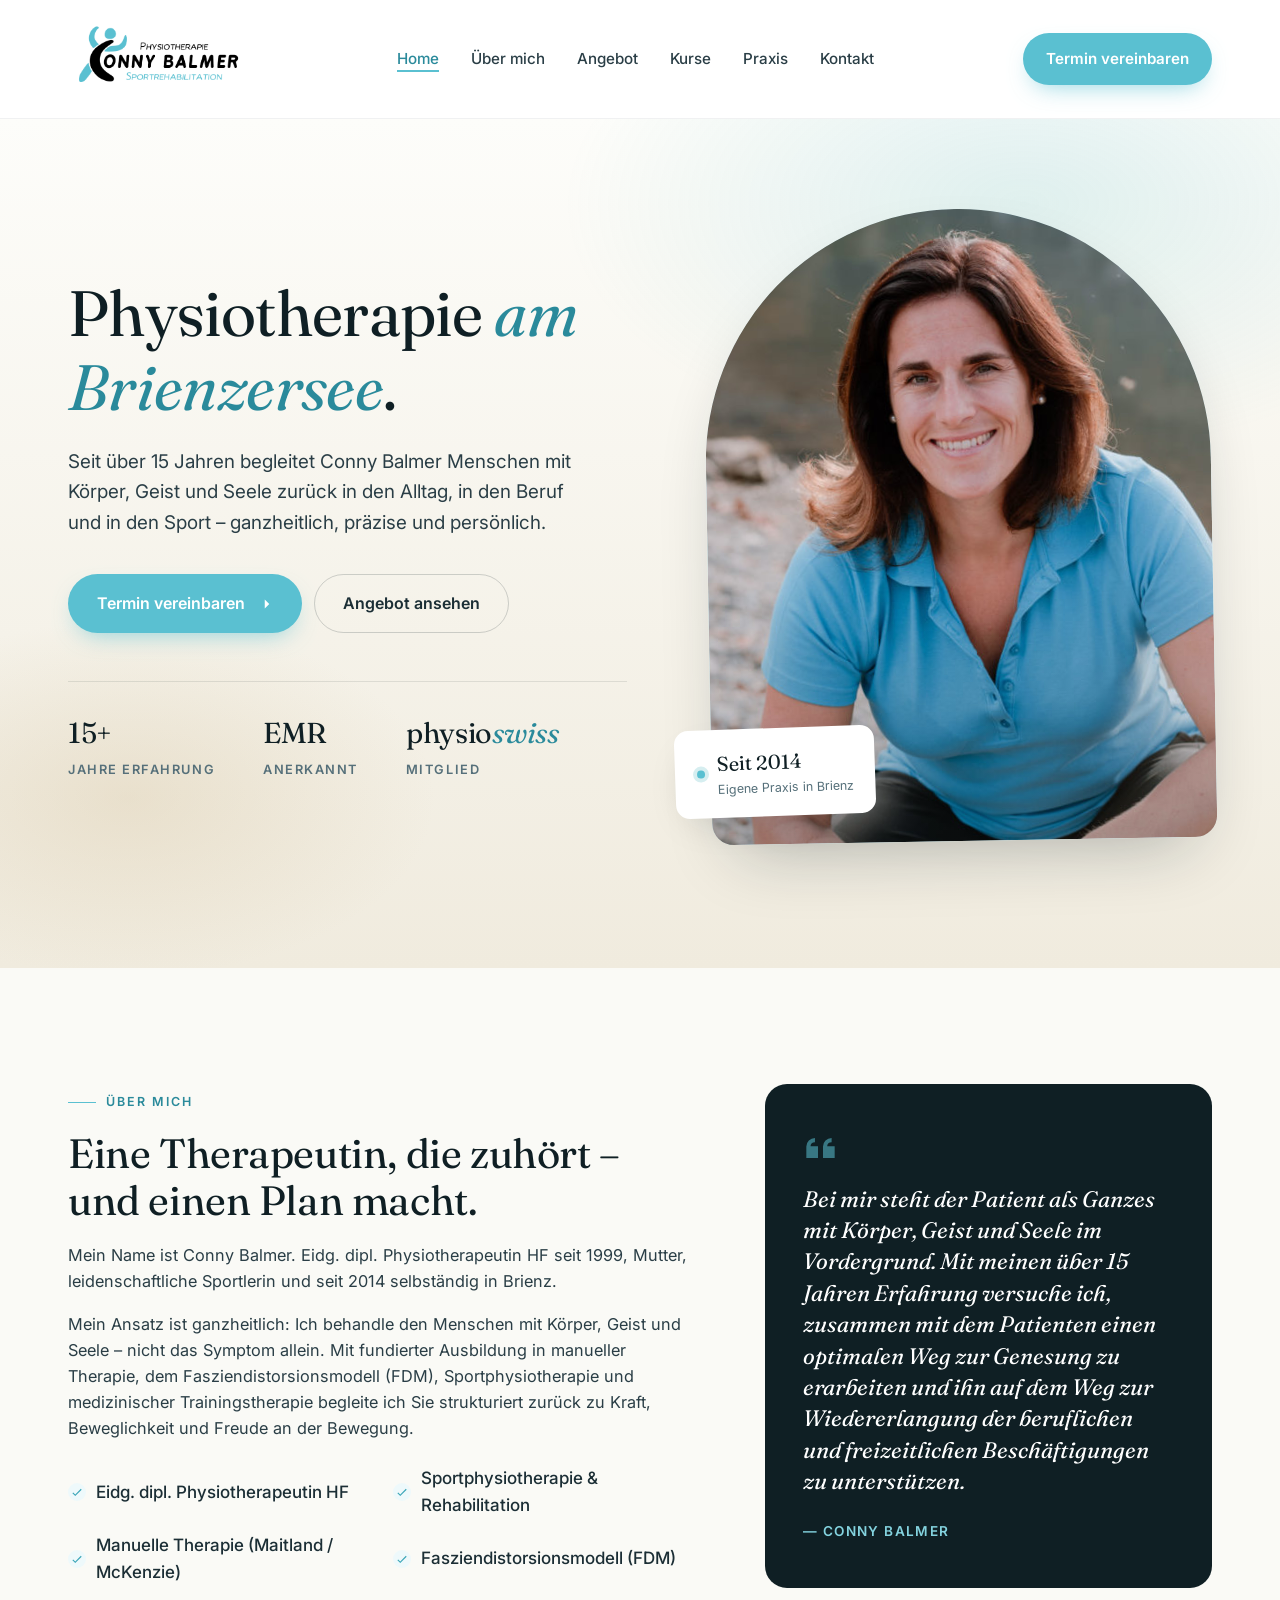
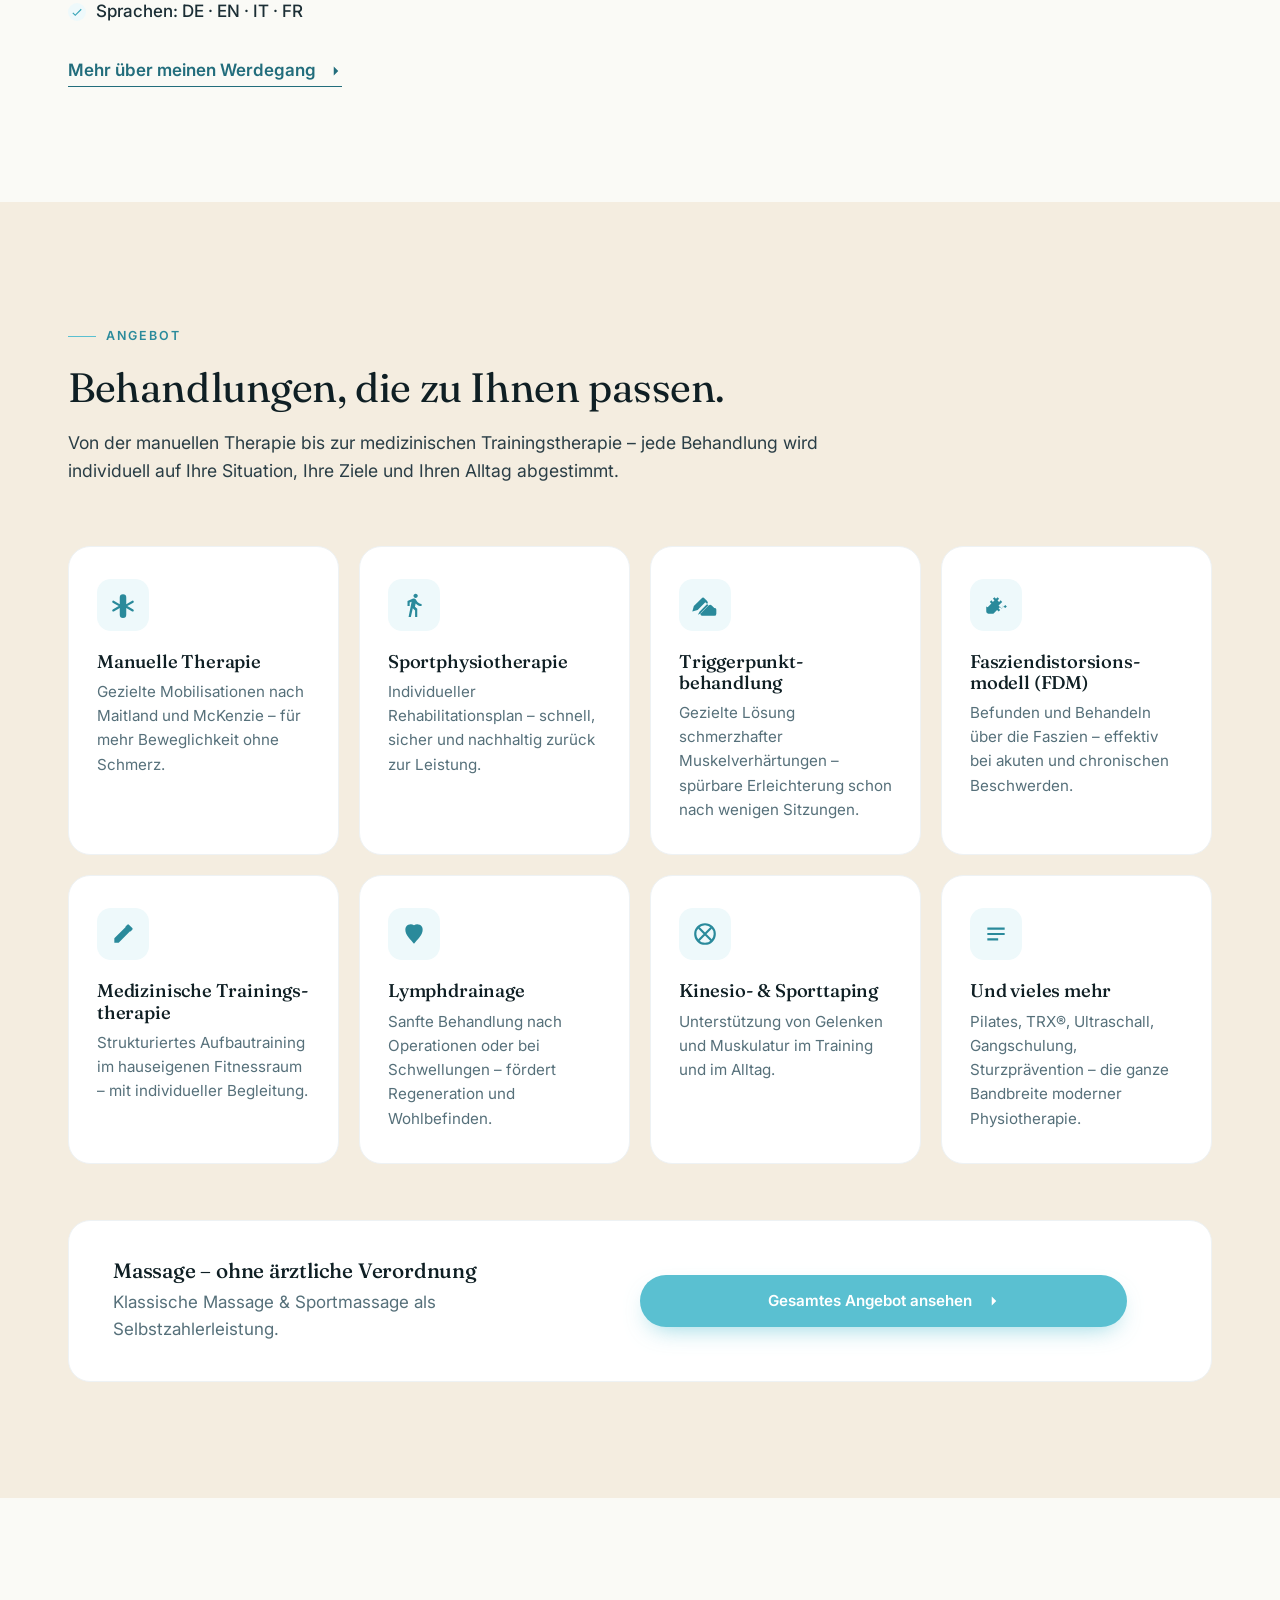
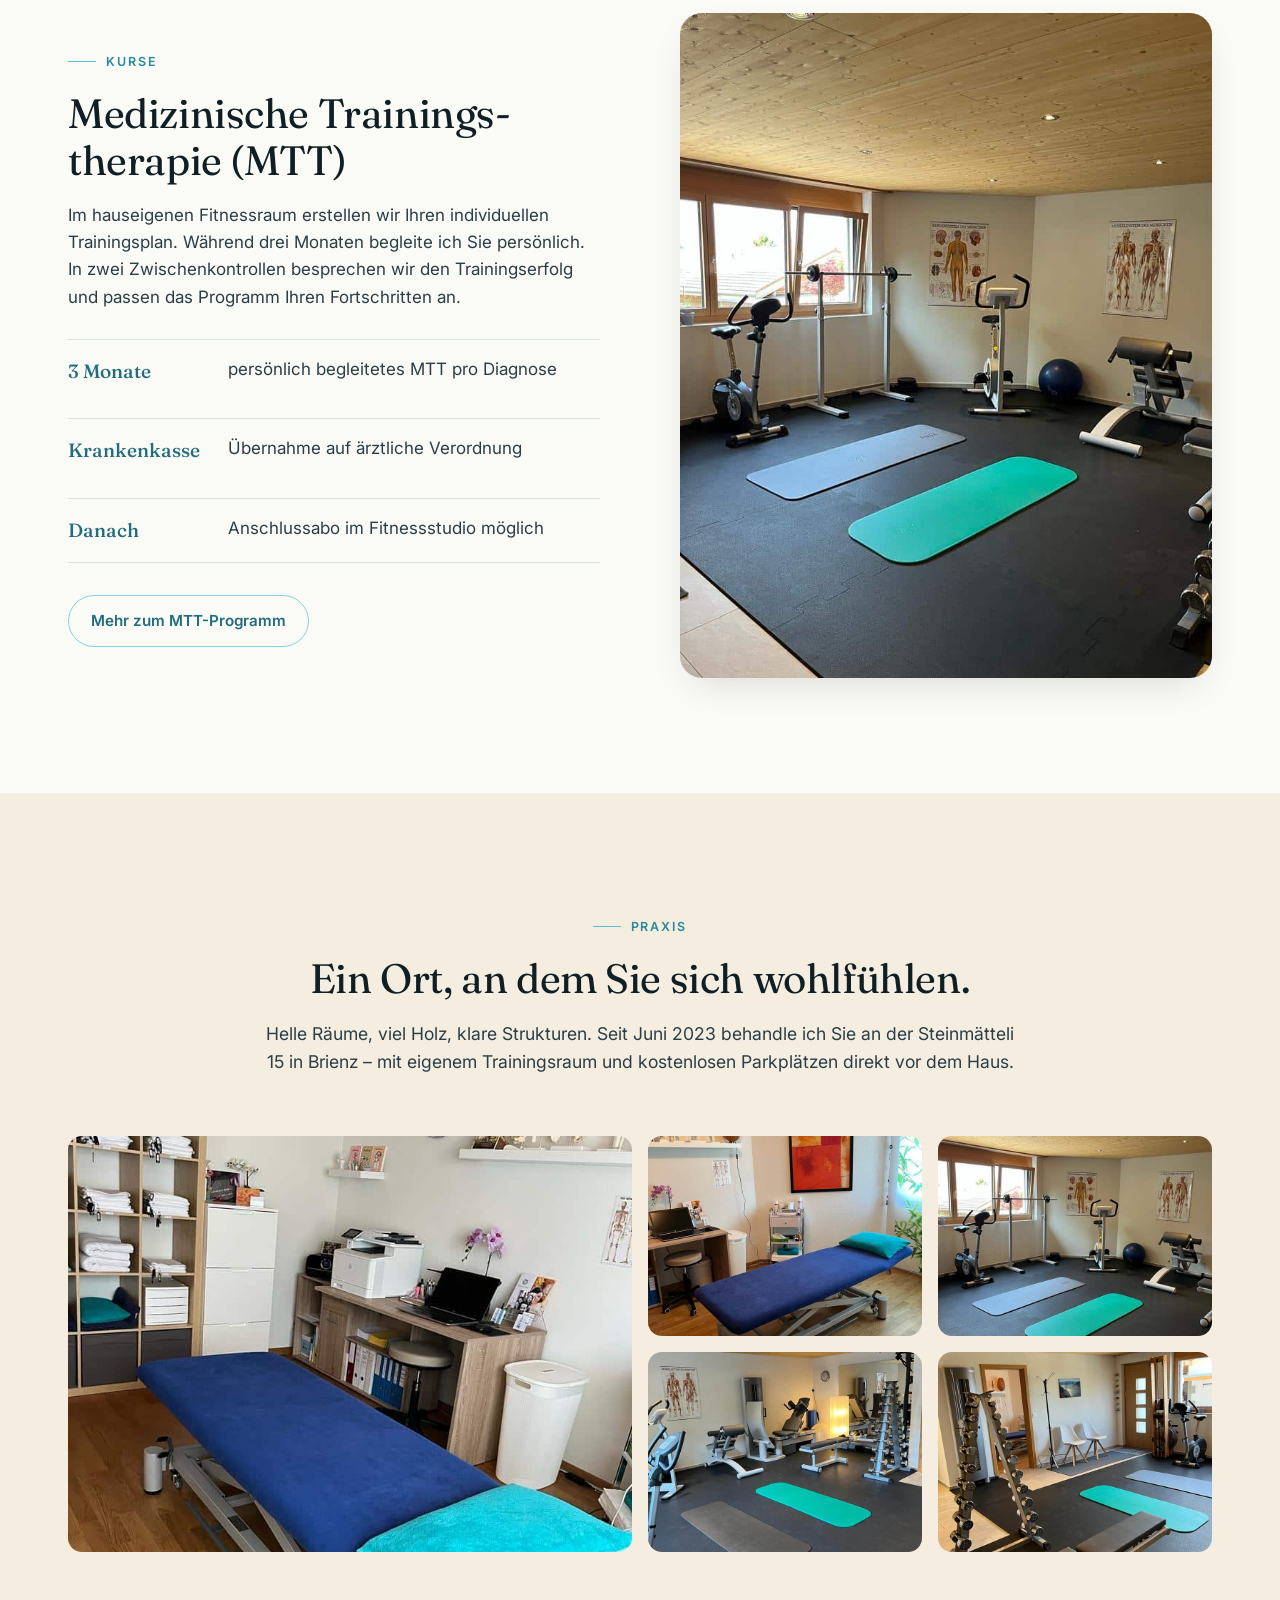
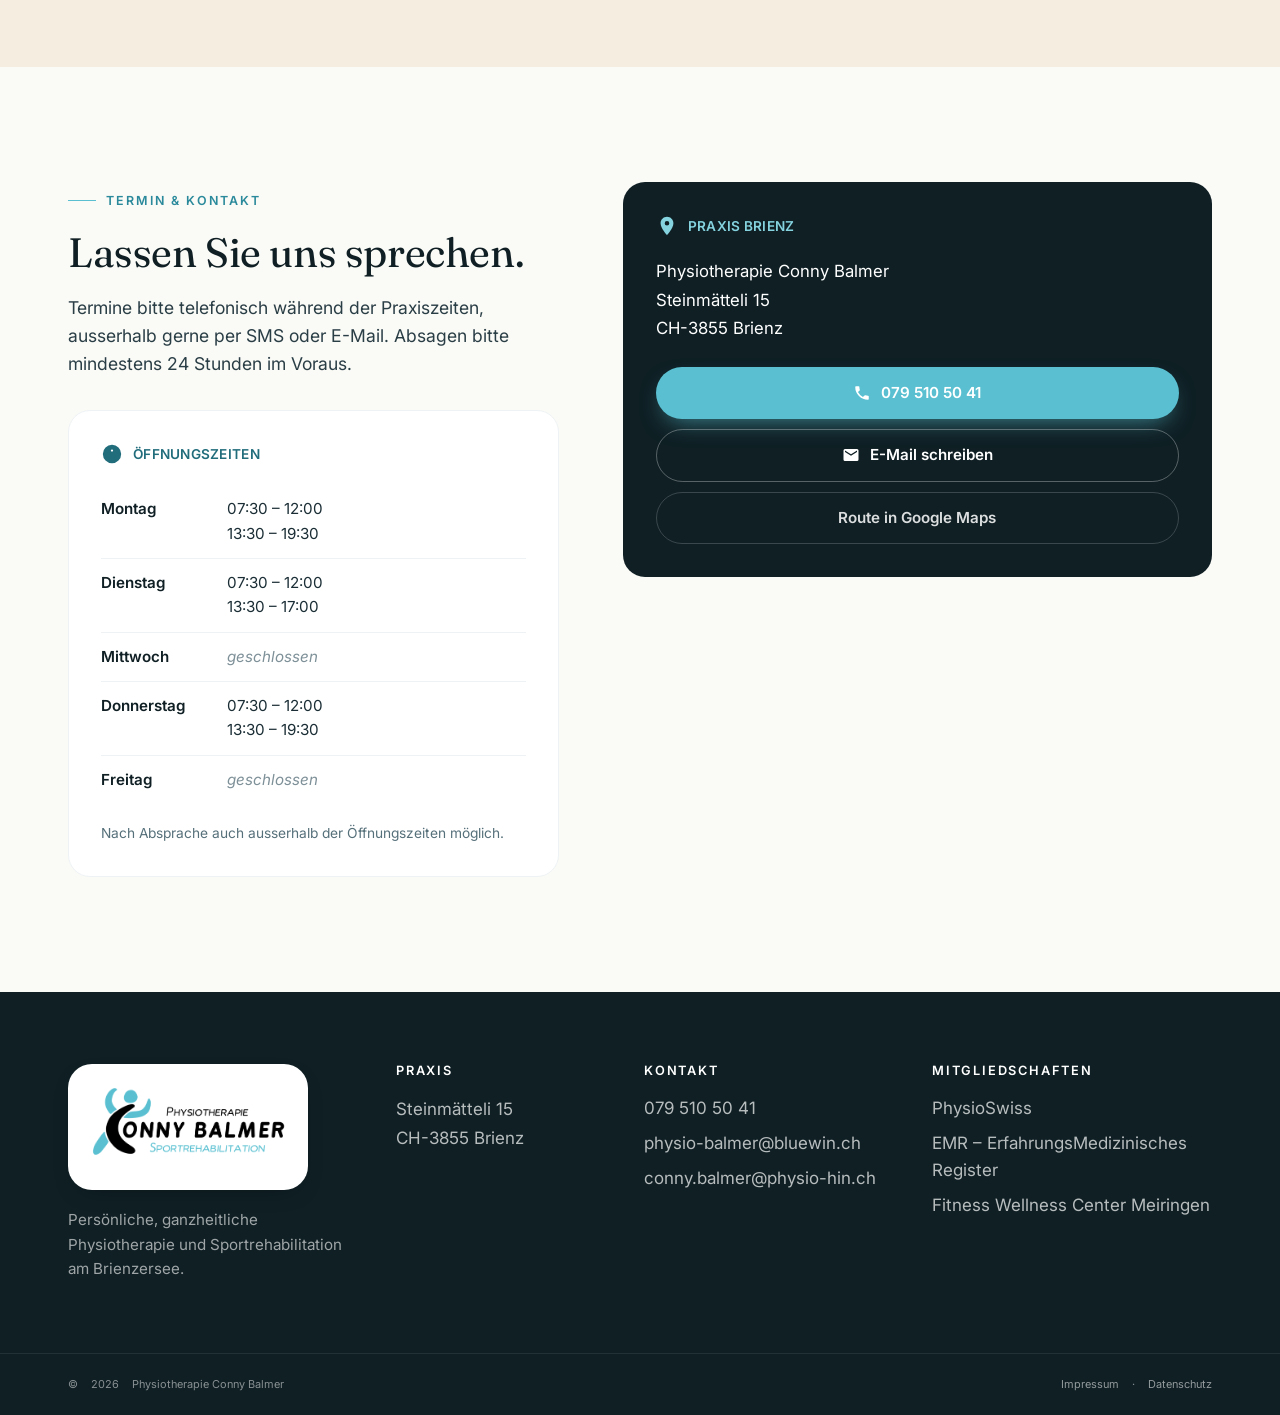
<file: index.html>
<!doctype html>
<html lang="de">
  <head>
    <meta charset="utf-8" />
    <meta name="viewport" content="width=device-width, initial-scale=1" />
    <title>Physiotherapie Conny Balmer – Brienz | Bewegung, Rehabilitation & Sportphysio</title>
    <meta
      name="description"
      content="Physiotherapie Conny Balmer in Brienz am See – persönliche, ganzheitliche Behandlung. Sportrehabilitation, Manuelle Therapie, Triggerpunkt, MTT und mehr."
    />
    <link rel="icon" type="image/png" href="assets/images/logo.png" />
    <link rel="preconnect" href="https://fonts.googleapis.com" />
    <link rel="preconnect" href="https://fonts.gstatic.com" crossorigin />
    <link
      href="https://fonts.googleapis.com/css2?family=Fraunces:opsz,wght@9..144,300;9..144,400;9..144,500;9..144,600;9..144,700&family=Inter:wght@300;400;500;600;700&display=swap"
      rel="stylesheet"
    />
    <link rel="stylesheet" href="assets/styles.css" />
  </head>
  <body>
    <a class="skip-link" href="#main">Zum Inhalt springen</a>

    <header class="site-header" id="top">
      <div class="container site-header__inner">
        <a class="brand" href="#top" aria-label="Physiotherapie Conny Balmer – Startseite">
          <img src="assets/images/logo.png" alt="Physiotherapie Conny Balmer Logo" />
        </a>

        <nav class="nav" aria-label="Hauptnavigation">
          <ul class="nav__list">
            <li><a href="index.html" aria-current="page">Home</a></li>
            <li><a href="/uber-mich" data-page="Über mich">Über mich</a></li>
            <li><a href="angebot.html">Angebot</a></li>
            <li><a href="/kurse" data-page="Kurse">Kurse</a></li>
            <li><a href="/praxis" data-page="Praxis">Praxis</a></li>
            <li><a href="/kontakt" data-page="Kontakt">Kontakt</a></li>
          </ul>
        </nav>

        <a class="btn btn--primary nav__cta" href="/kontakt" data-page="Kontakt">
          Termin vereinbaren
        </a>

        <button class="nav__toggle" id="navToggle" aria-label="Menü öffnen" aria-expanded="false">
          <span></span><span></span><span></span>
        </button>
      </div>
      <div class="nav__mobile" id="navMobile" aria-hidden="true">
        <ul>
          <li><a href="index.html" aria-current="page">Home</a></li>
          <li><a href="/uber-mich" data-page="Über mich">Über mich</a></li>
          <li><a href="angebot.html">Angebot</a></li>
          <li><a href="/kurse" data-page="Kurse">Kurse</a></li>
          <li><a href="/praxis" data-page="Praxis">Praxis</a></li>
          <li><a href="/kontakt" data-page="Kontakt">Kontakt</a></li>
          <li><a class="btn btn--primary" href="/kontakt" data-page="Kontakt">Termin vereinbaren</a></li>
        </ul>
      </div>
    </header>

    <main id="main">
      <!-- HERO -->
      <section class="hero">
        <div class="hero__bg" aria-hidden="true"></div>
        <div class="container hero__grid">
          <div class="hero__content">
            <!-- <span class="eyebrow">Physiotherapie am Brienzersee</span> -->
            <h1 class="hero__title">
              Physiotherapie <em>am Brienzersee</em>.
            </h1>
            <p class="hero__lead">
              Seit über 15 Jahren begleitet Conny Balmer Menschen mit Körper, Geist und Seele
              zurück in den Alltag, in den Beruf und in den Sport – ganzheitlich, präzise
              und persönlich.
            </p>
            <div class="hero__actions">
              <a class="btn btn--primary btn--lg" href="#contact" data-scroll>
                Termin vereinbaren
                <svg viewBox="0 0 24 24" width="18" height="18" aria-hidden="true"><path fill="currentColor" d="M5 12h14m-6-6l6 6l-6 6"/></svg>
              </a>
              <a class="btn btn--ghost btn--lg" href="#services" data-scroll>
                Angebot ansehen
              </a>
            </div>

            <ul class="hero__meta">
              <li>
                <strong>15+</strong>
                <span>Jahre Erfahrung</span>
              </li>
              <li>
                <strong>EMR</strong>
                <span>Anerkannt</span>
              </li>
              <li>
                <strong>physio<i>swiss</i></strong>
                <span>Mitglied</span>
              </li>
            </ul>
          </div>

          <div class="hero__media">
            <div class="hero__photo">
              <img src="assets/images/conny-portrait.jpg" alt="Conny Balmer, eidg. dipl. Physiotherapeutin HF, am Brienzersee" />
            </div>
            <div class="hero__badge" aria-hidden="true">
              <div>
                <span class="hero__badge-num">Seit 2014</span>
                <span class="hero__badge-text">Eigene Praxis in Brienz</span>
              </div>
            </div>
          </div>
        </div>

        <a href="#about" class="hero__scroll" data-scroll aria-label="Weiter scrollen">
          <span></span>
        </a>
      </section>

      <!-- ABOUT -->
      <section class="about section" id="about">
        <div class="container about__grid">
          <div class="about__copy">
            <span class="eyebrow">Über mich</span>
            <h2 class="section__title">
              Eine Therapeutin, die zuhört – und einen Plan macht.
            </h2>
            <p class="lead">
              Mein Name ist Conny Balmer. Eidg. dipl. Physiotherapeutin HF seit 1999,
              Mutter, leidenschaftliche Sportlerin und seit 2014 selbständig in Brienz.
            </p>
            <p>
              Mein Ansatz ist ganzheitlich: Ich behandle den Menschen mit Körper, Geist
              und Seele – nicht das Symptom allein. Mit fundierter Ausbildung in
              manueller Therapie, dem Fasziendistorsionsmodell (FDM), Sportphysiotherapie
              und medizinischer Trainingstherapie begleite ich Sie strukturiert
              zurück zu Kraft, Beweglichkeit und Freude an der Bewegung.
            </p>

            <ul class="about__list">
              <li>
                <svg viewBox="0 0 24 24" aria-hidden="true"><path fill="currentColor" d="m9 16.2l-3.5-3.5l-1.4 1.4L9 19l11-11l-1.4-1.4z"/></svg>
                Eidg. dipl. Physiotherapeutin HF
              </li>
              <li>
                <svg viewBox="0 0 24 24" aria-hidden="true"><path fill="currentColor" d="m9 16.2l-3.5-3.5l-1.4 1.4L9 19l11-11l-1.4-1.4z"/></svg>
                Sportphysiotherapie & Rehabilitation
              </li>
              <li>
                <svg viewBox="0 0 24 24" aria-hidden="true"><path fill="currentColor" d="m9 16.2l-3.5-3.5l-1.4 1.4L9 19l11-11l-1.4-1.4z"/></svg>
                Manuelle Therapie (Maitland / McKenzie)
              </li>
              <li>
                <svg viewBox="0 0 24 24" aria-hidden="true"><path fill="currentColor" d="m9 16.2l-3.5-3.5l-1.4 1.4L9 19l11-11l-1.4-1.4z"/></svg>
                Fasziendistorsionsmodell (FDM)
              </li>
              <li>
                <svg viewBox="0 0 24 24" aria-hidden="true"><path fill="currentColor" d="m9 16.2l-3.5-3.5l-1.4 1.4L9 19l11-11l-1.4-1.4z"/></svg>
                Sprachen: DE · EN · IT · FR
              </li>
            </ul>

            <a class="link-arrow" href="/uber-mich" data-page="Über mich">
              Mehr über meinen Werdegang
              <svg viewBox="0 0 24 24" width="18" height="18" aria-hidden="true"><path fill="currentColor" d="M5 12h14m-6-6l6 6l-6 6"/></svg>
            </a>
          </div>

          <aside class="about__card">
            <div class="about__quote">
              <svg viewBox="0 0 24 24" width="40" height="40" aria-hidden="true" class="about__quote-mark">
                <path fill="currentColor" d="M7.17 6A5.17 5.17 0 0 0 2 11.17V18h7v-7H4.5A2.67 2.67 0 0 1 7.17 8.5V6Zm10 0A5.17 5.17 0 0 0 12 11.17V18h7v-7h-4.5a2.67 2.67 0 0 1 2.67-2.5V6Z"/>
              </svg>
              <blockquote>
                Bei mir steht der Patient als Ganzes mit Körper, Geist und Seele im
Vordergrund. Mit meinen über 15 Jahren Erfahrung versuche ich,
zusammen mit dem Patienten einen optimalen Weg zur Genesung zu
erarbeiten und ihn auf dem Weg zur Wiedererlangung der beruflichen und freizeitlichen Beschäftigungen zu unterstützen.


              </blockquote>
              <cite>— Conny Balmer</cite>
            </div>
          </aside>
        </div>
      </section>

      <!-- SERVICES -->
      <section class="services section section--alt" id="services">
        <div class="container">
          <div class="section__head">
            <span class="eyebrow">Angebot</span>
            <h2 class="section__title">
              Behandlungen, die zu Ihnen passen.
            </h2>
            <p class="section__lead">
              Von der manuellen Therapie bis zur medizinischen Trainingstherapie –
              jede Behandlung wird individuell auf Ihre Situation, Ihre Ziele und
              Ihren Alltag abgestimmt.
            </p>
          </div>

          <div class="services__grid">
            <article class="service-card">
              <div class="service-card__icon">
                <svg viewBox="0 0 24 24" aria-hidden="true"><path fill="currentColor" d="M12 2a3 3 0 0 1 3 3v6.27l5.5-3.18a1 1 0 0 1 1 1.73L16 13l5.5 3.18a1 1 0 0 1-1 1.73L15 14.73V21a3 3 0 0 1-6 0v-6.27l-5.5 3.18a1 1 0 0 1-1-1.73L8 13L2.5 9.82a1 1 0 0 1 1-1.73L9 11.27V5a3 3 0 0 1 3-3Z"/></svg>
              </div>
              <h3>Manuelle Therapie</h3>
              <p>Gezielte Mobilisationen nach Maitland und McKenzie – für mehr Beweglichkeit ohne Schmerz.</p>
            </article>

            <article class="service-card">
              <div class="service-card__icon">
                <svg viewBox="0 0 24 24" aria-hidden="true"><path fill="currentColor" d="M13.5 5.5c1.1 0 2-.9 2-2s-.9-2-2-2s-2 .9-2 2s.9 2 2 2ZM9.8 8.9L7 23h2.1l1.8-8l2.1 2v6h2v-7.5l-2.1-2l.6-3C14.8 12 16.8 13 19 13v-2c-1.9 0-3.5-1-4.3-2.4l-1-1.6c-.4-.6-1-1-1.7-1c-.3 0-.5.1-.8.1L6 8.3V13h2V9.6l1.8-.7"/></svg>
              </div>
              <h3>Sportphysiotherapie</h3>
              <p>Individueller Rehabilitationsplan – schnell, sicher und nachhaltig zurück zur Leistung.</p>
            </article>

            <article class="service-card">
              <div class="service-card__icon">
                <svg viewBox="0 0 24 24" aria-hidden="true"><path fill="currentColor" d="M20.57 14.86l-2.36-2.36a2 2 0 0 0-2.83 0l-7.07 7.07l-2.83 1.41l1.42-2.83l7.07-7.07a2 2 0 0 0 0-2.83L11.6 5.9a2 2 0 0 0-2.83 0l-7.07 7.07l-1.41 4.95l4.95-1.42L12.3 9.42l2.83 2.83l-7.07 7.07A2 2 0 0 0 9.46 22h11a2 2 0 0 0 2-2v-3.6a2 2 0 0 0-.59-1.41Z"/></svg>
              </div>
              <h3>Triggerpunkt­behandlung</h3>
              <p>Gezielte Lösung schmerzhafter Muskelverhärtungen – spürbare Erleichterung schon nach wenigen Sitzungen.</p>
            </article>

            <article class="service-card">
              <div class="service-card__icon">
                <svg viewBox="0 0 24 24" aria-hidden="true"><path fill="currentColor" d="M20.57 14.86L22 13.43l-1.43-1.43l-3.4 3.4l-2.84-2.84l3.4-3.4L16.3 7.73L14.86 9.16l-1.43-1.42l1.44-1.44L13.43 4.86L12 6.29l-1.43-1.43l-1.43 1.43l1.43 1.43l-1.43 1.43L7.71 7.71L6.29 9.14l1.43 1.43L4.29 14L3 13.43V18a2 2 0 0 0 2 2h4.57L13 16.57l1.43 1.43l1.43-1.43l-1.43-1.43l1.43-1.43l1.43 1.43l1.43-1.43l-1.43-1.43Z"/></svg>
              </div>
              <h3>Fasziendistorsions­modell (FDM)</h3>
              <p>Befunden und Behandeln über die Faszien – effektiv bei akuten und chronischen Beschwerden.</p>
            </article>

            <article class="service-card">
              <div class="service-card__icon">
                <svg viewBox="0 0 24 24" aria-hidden="true"><path fill="currentColor" d="M20.57 6.57L17.43 3.43A1 1 0 0 0 16 3.43l-1.43 1.42a1 1 0 0 0 0 1.43l3.14 3.14a1 1 0 0 0 1.43 0L20.57 8a1 1 0 0 0 0-1.43ZM4 16v4h4l11.41-11.41l-4-4L4 16Z"/></svg>
              </div>
              <h3>Medizinische Trainings­therapie</h3>
              <p>Strukturiertes Aufbautraining im hauseigenen Fitnessraum – mit individueller Begleitung.</p>
            </article>

            <article class="service-card">
              <div class="service-card__icon">
                <svg viewBox="0 0 24 24" aria-hidden="true"><path fill="currentColor" d="M12 21C9 17 4 13 4 8a5 5 0 0 1 8-4a5 5 0 0 1 8 4c0 5-5 9-8 13Z"/></svg>
              </div>
              <h3>Lymphdrainage</h3>
              <p>Sanfte Behandlung nach Operationen oder bei Schwellungen – fördert Regeneration und Wohlbefinden.</p>
            </article>

            <article class="service-card">
              <div class="service-card__icon">
                <svg viewBox="0 0 24 24" aria-hidden="true"><path fill="currentColor" d="M6.5 6.5L17.5 17.5M17.5 6.5L6.5 17.5" stroke="currentColor" stroke-width="2" stroke-linecap="round"/><circle cx="12" cy="12" r="9" stroke="currentColor" stroke-width="2" fill="none"/></svg>
              </div>
              <h3>Kinesio- & Sporttaping</h3>
              <p>Unterstützung von Gelenken und Muskulatur im Training und im Alltag.</p>
            </article>

            <article class="service-card">
              <div class="service-card__icon">
                <svg viewBox="0 0 24 24" aria-hidden="true"><path fill="currentColor" d="M4 6h16v2H4Zm0 5h16v2H4Zm0 5h10v2H4Z"/></svg>
              </div>
              <h3>Und vieles mehr</h3>
              <p>Pilates, TRX®, Ultraschall, Gangschulung, Sturzprävention – die ganze Bandbreite moderner Physiotherapie.</p>
            </article>
          </div>

          <div class="services__cta">
            <div>
              <h3>Massage – ohne ärztliche Verordnung</h3>
              <p>Klassische Massage & Sportmassage als Selbstzahlerleistung.</p>
            </div>
            <a class="btn btn--primary" href="angebot.html">
              Gesamtes Angebot ansehen
              <svg viewBox="0 0 24 24" width="18" height="18" aria-hidden="true"><path fill="currentColor" d="M5 12h14m-6-6l6 6l-6 6"/></svg>
            </a>
          </div>
        </div>
      </section>

      <!-- COURSES -->
      <section class="courses section" id="courses">
        <div class="container courses__grid">
          <div class="courses__copy">
            <span class="eyebrow">Kurse</span>
            <h2 class="section__title">
              Medizinische Trainings­therapie (MTT)
            </h2>
            <p>
              Im hauseigenen Fitnessraum erstellen wir Ihren individuellen Trainingsplan.
              Während drei Monaten begleite ich Sie persönlich. In zwei
              Zwischenkontrollen besprechen wir den Trainingserfolg und passen das
              Programm Ihren Fortschritten an.
            </p>
            <ul class="courses__list">
              <li>
                <strong>3 Monate</strong>
                <span>persönlich begleitetes MTT pro Diagnose</span>
              </li>
              <li>
                <strong>Krankenkasse</strong>
                <span>Übernahme auf ärztliche Verordnung</span>
              </li>
              <li>
                <strong>Danach</strong>
                <span>Anschlussabo im Fitness­studio möglich</span>
              </li>
            </ul>
            <a class="btn btn--outline" href="/kurse" data-page="Kurse">
              Mehr zum MTT-Programm
            </a>
          </div>
          <div class="courses__media">
            <img src="assets/images/praxis-5.jpg" alt="Trainingsraum mit Geräten für medizinische Trainingstherapie" />
          </div>
        </div>
      </section>

      <!-- PRAXIS GALLERY -->
      <section class="praxis section section--alt" id="praxis">
        <div class="container">
          <div class="section__head section__head--center">
            <span class="eyebrow">Praxis</span>
            <h2 class="section__title">Ein Ort, an dem Sie sich wohlfühlen.</h2>
            <p class="section__lead">
              Helle Räume, viel Holz, klare Strukturen. Seit Juni 2023 behandle ich
              Sie an der Steinmätteli 15 in Brienz – mit eigenem Trainingsraum und
              kostenlosen Parkplätzen direkt vor dem Haus.
            </p>
          </div>

          <div class="gallery">
            <figure class="gallery__item gallery__item--lg">
              <img src="assets/images/praxis-1.jpg" alt="Behandlungsraum mit Therapieliege" loading="lazy" />
            </figure>
            <figure class="gallery__item">
              <img src="assets/images/praxis-3.jpg" alt="Behandlungsraum mit Anatomie-Modellen" loading="lazy" />
            </figure>
            <figure class="gallery__item">
              <img src="assets/images/praxis-5.jpg" alt="Trainingsraum mit Fitnessgeräten" loading="lazy" />
            </figure>
            <figure class="gallery__item">
              <img src="assets/images/praxis-4.jpg" alt="Empfangs- und Beratungsbereich" loading="lazy" />
            </figure>
            <figure class="gallery__item">
              <img src="assets/images/praxis-6.jpg" alt="Detailansicht der Praxisräume" loading="lazy" />
            </figure>
          </div>
        </div>
      </section>

      <!-- CONTACT + HOURS -->
      <section class="contact section" id="contact">
        <div class="container contact__grid">
          <div class="contact__intro">
            <span class="eyebrow">Termin & Kontakt</span>
            <h2 class="section__title">Lassen Sie uns sprechen.</h2>
            <p class="section__lead">
              Termine bitte telefonisch während der Praxiszeiten, ausserhalb gerne per
              SMS oder E-Mail. Absagen bitte mindestens 24 Stunden im Voraus.
            </p>

            <article class="contact-card">
              <h3>
                <svg viewBox="0 0 24 24" width="22" height="22" aria-hidden="true"><path fill="currentColor" d="M11 17h2v-6h-2v6Zm1-15a10 10 0 1 0 .01 20.01A10 10 0 0 0 12 2Zm0 5a1.25 1.25 0 1 1 0 2.5A1.25 1.25 0 0 1 12 7Z"/></svg>
                Öffnungszeiten
              </h3>
              <ul class="hours">
                <li><span>Montag</span><span>07:30 – 12:00<br/>13:30 – 19:30</span></li>
                <li><span>Dienstag</span><span>07:30 – 12:00<br/>13:30 – 17:00</span></li>
                <li><span>Mittwoch</span><span class="hours__closed">geschlossen</span></li>
                <li><span>Donnerstag</span><span>07:30 – 12:00<br/>13:30 – 19:30</span></li>
                <li><span>Freitag</span><span class="hours__closed">geschlossen</span></li>
              </ul>
              <p class="contact-card__note">Nach Absprache auch ausserhalb der Öffnungszeiten möglich.</p>
            </article>
          </div>

          <div class="contact__cards">
            <article class="contact-card contact-card--accent">
              <h3>
                <svg viewBox="0 0 24 24" width="22" height="22" aria-hidden="true"><path fill="currentColor" d="M12 2C8.13 2 5 5.13 5 9c0 5.25 7 13 7 13s7-7.75 7-13c0-3.87-3.13-7-7-7Zm0 9.5A2.5 2.5 0 1 1 12 6.5a2.5 2.5 0 0 1 0 5Z"/></svg>
                Praxis Brienz
              </h3>
              <address>
                Physiotherapie Conny Balmer<br />
                Steinmätteli 15<br />
                CH-3855 Brienz
              </address>

              <div class="contact-card__actions">
                <a class="btn btn--primary btn--full" href="tel:+41795105041">
                  <svg viewBox="0 0 24 24" width="18" height="18" aria-hidden="true"><path fill="currentColor" d="M6.62 10.79a15.05 15.05 0 0 0 6.59 6.59l2.2-2.2a1 1 0 0 1 1.02-.24a11.36 11.36 0 0 0 3.57.57a1 1 0 0 1 1 1V20a1 1 0 0 1-1 1A17 17 0 0 1 3 4a1 1 0 0 1 1-1h3.5a1 1 0 0 1 1 1a11.36 11.36 0 0 0 .57 3.57a1 1 0 0 1-.24 1.02l-2.21 2.2Z"/></svg>
                  079 510 50 41
                </a>
                <a class="btn btn--outline btn--full" href="mailto:physio-balmer@bluewin.ch">
                  <svg viewBox="0 0 24 24" width="18" height="18" aria-hidden="true"><path fill="currentColor" d="M20 4H4a2 2 0 0 0-2 2v12a2 2 0 0 0 2 2h16a2 2 0 0 0 2-2V6a2 2 0 0 0-2-2Zm0 4l-8 5l-8-5V6l8 5l8-5v2Z"/></svg>
                  E-Mail schreiben
                </a>
                <a class="btn btn--ghost btn--full" href="https://www.google.com/maps/search/?api=1&query=Steinm%C3%A4tteli+15+Brienz" target="_blank" rel="noopener">
                  Route in Google Maps
                </a>
              </div>
            </article>
          </div>
        </div>
      </section>
    </main>

    <footer class="site-footer">
      <div class="container site-footer__inner">
        <div class="site-footer__brand">
          <img src="assets/images/logo.png" alt="Physiotherapie Conny Balmer" />
          <p>
            Persönliche, ganzheitliche Physiotherapie und Sport­rehabilitation
            am Brienzersee.
          </p>
        </div>

        <div class="site-footer__col">
          <h4>Praxis</h4>
          <address>
            Steinmätteli 15<br/>
            CH-3855 Brienz
          </address>
        </div>

        <div class="site-footer__col">
          <h4>Kontakt</h4>
          <ul>
            <li><a href="tel:+41795105041">079 510 50 41</a></li>
            <li><a href="mailto:physio-balmer@bluewin.ch">physio-balmer@bluewin.ch</a></li>
            <li><a href="mailto:conny.balmer@physio-hin.ch">conny.balmer@physio-hin.ch</a></li>
          </ul>
        </div>

        <div class="site-footer__col">
          <h4>Mitgliedschaften</h4>
          <ul>
            <li><a href="https://www.physioswiss.ch" target="_blank" rel="noopener">PhysioSwiss</a></li>
            <li><a href="https://www.emr.ch" target="_blank" rel="noopener">EMR – ErfahrungsMedizinisches Register</a></li>
            <li><a href="https://www.fitnesswellness.ch" target="_blank" rel="noopener">Fitness Wellness Center Meiringen</a></li>
          </ul>
        </div>
      </div>

      <div class="site-footer__bar">
        <div class="container site-footer__bar-inner">
          <small>© <span id="year"></span> Physiotherapie Conny Balmer</small>
          <small>
            <a href="/impressum" data-page="Impressum">Impressum</a>
            <span aria-hidden="true">·</span>
            <a href="/datenschutz" data-page="Datenschutz">Datenschutz</a>
          </small>
        </div>
      </div>
    </footer>

    <!-- Toast for not-yet-implemented links -->
    <div id="toast" class="toast" role="status" aria-live="polite"></div>

    <script src="assets/main.js"></script>
  </body>
</html>
</file>
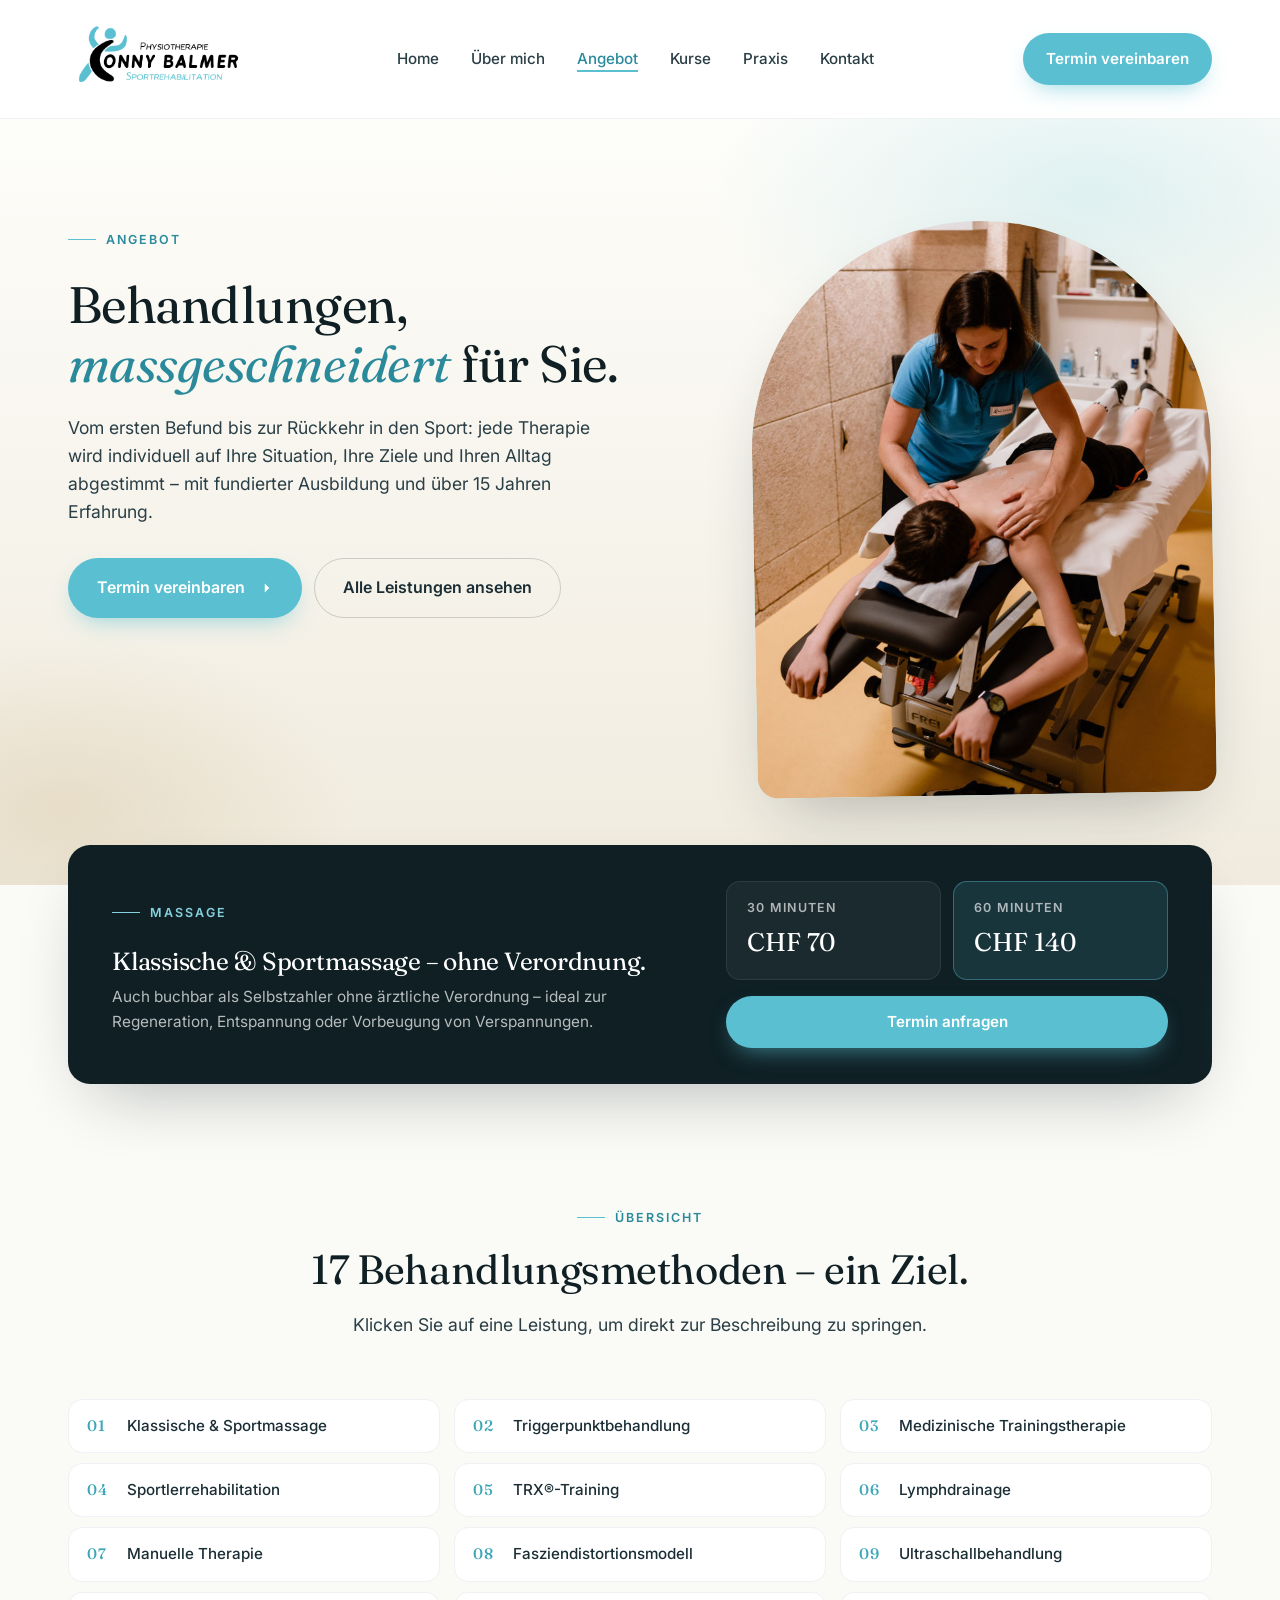
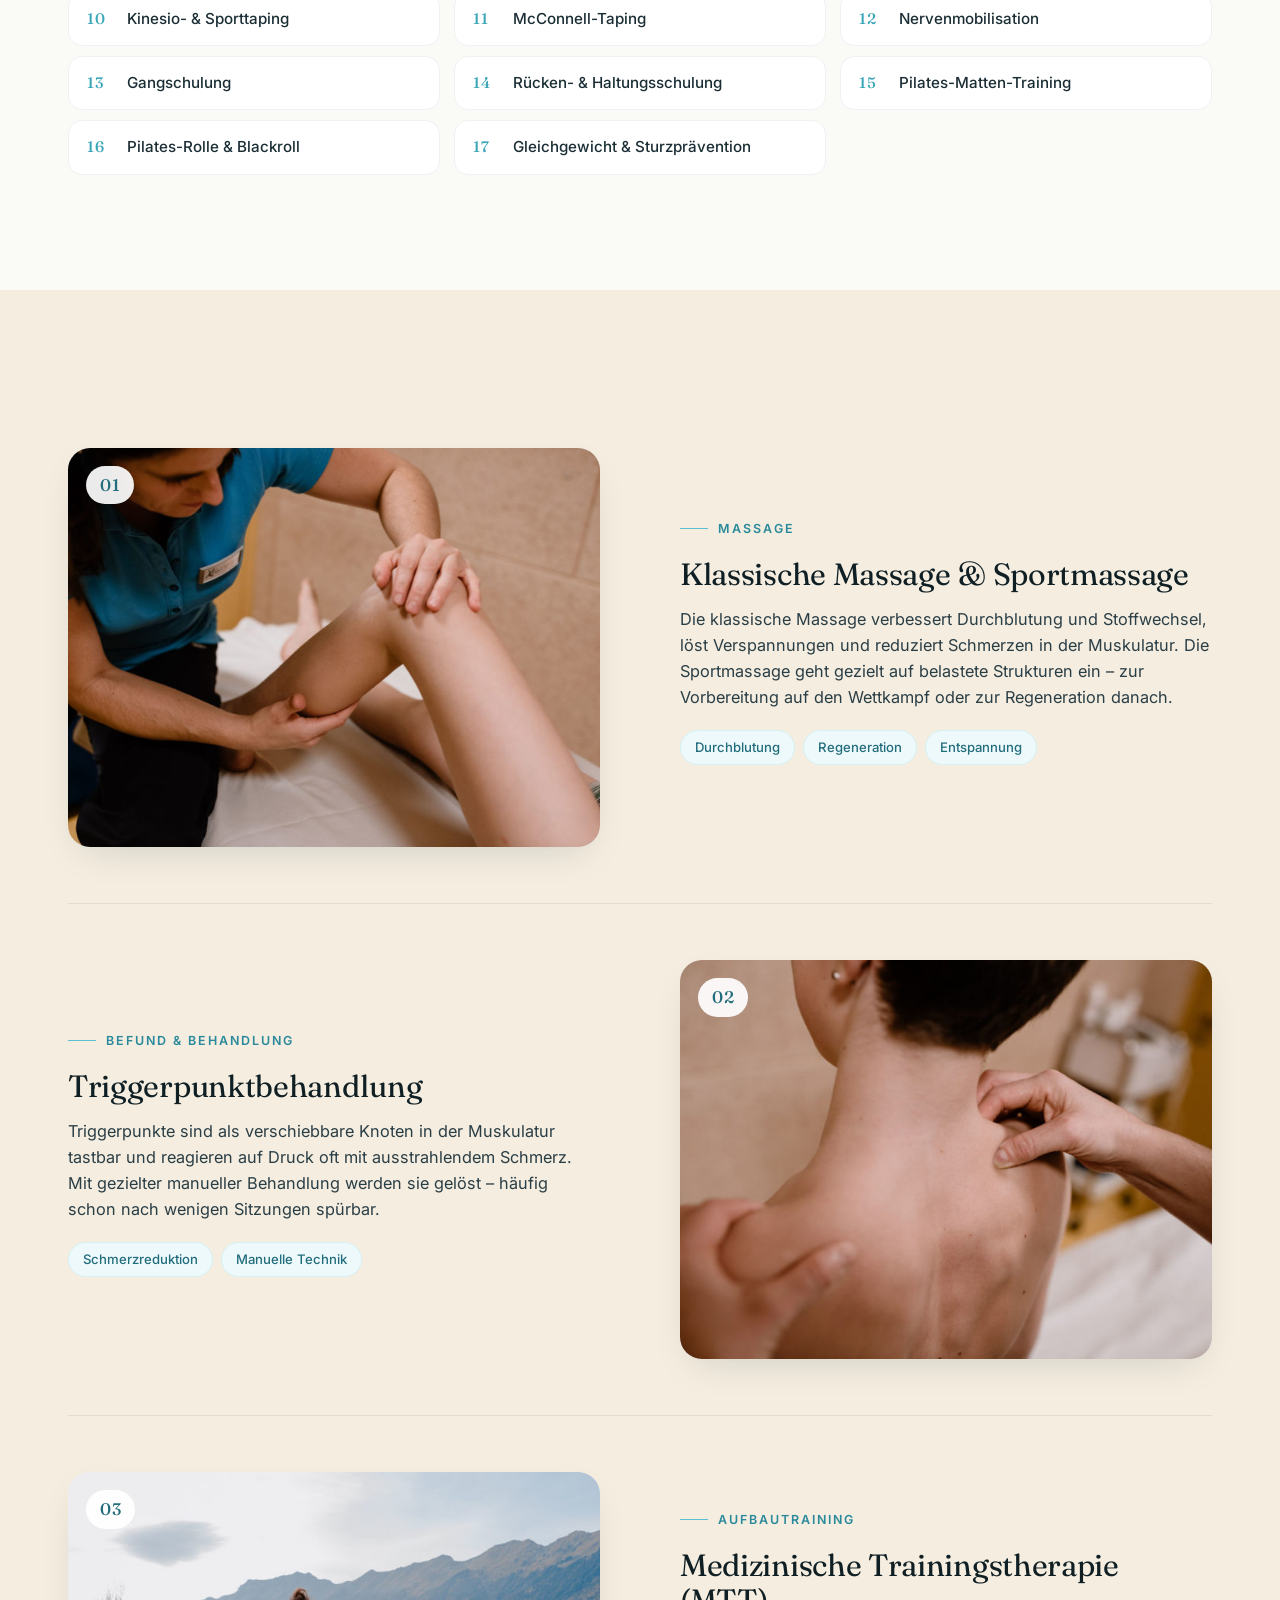
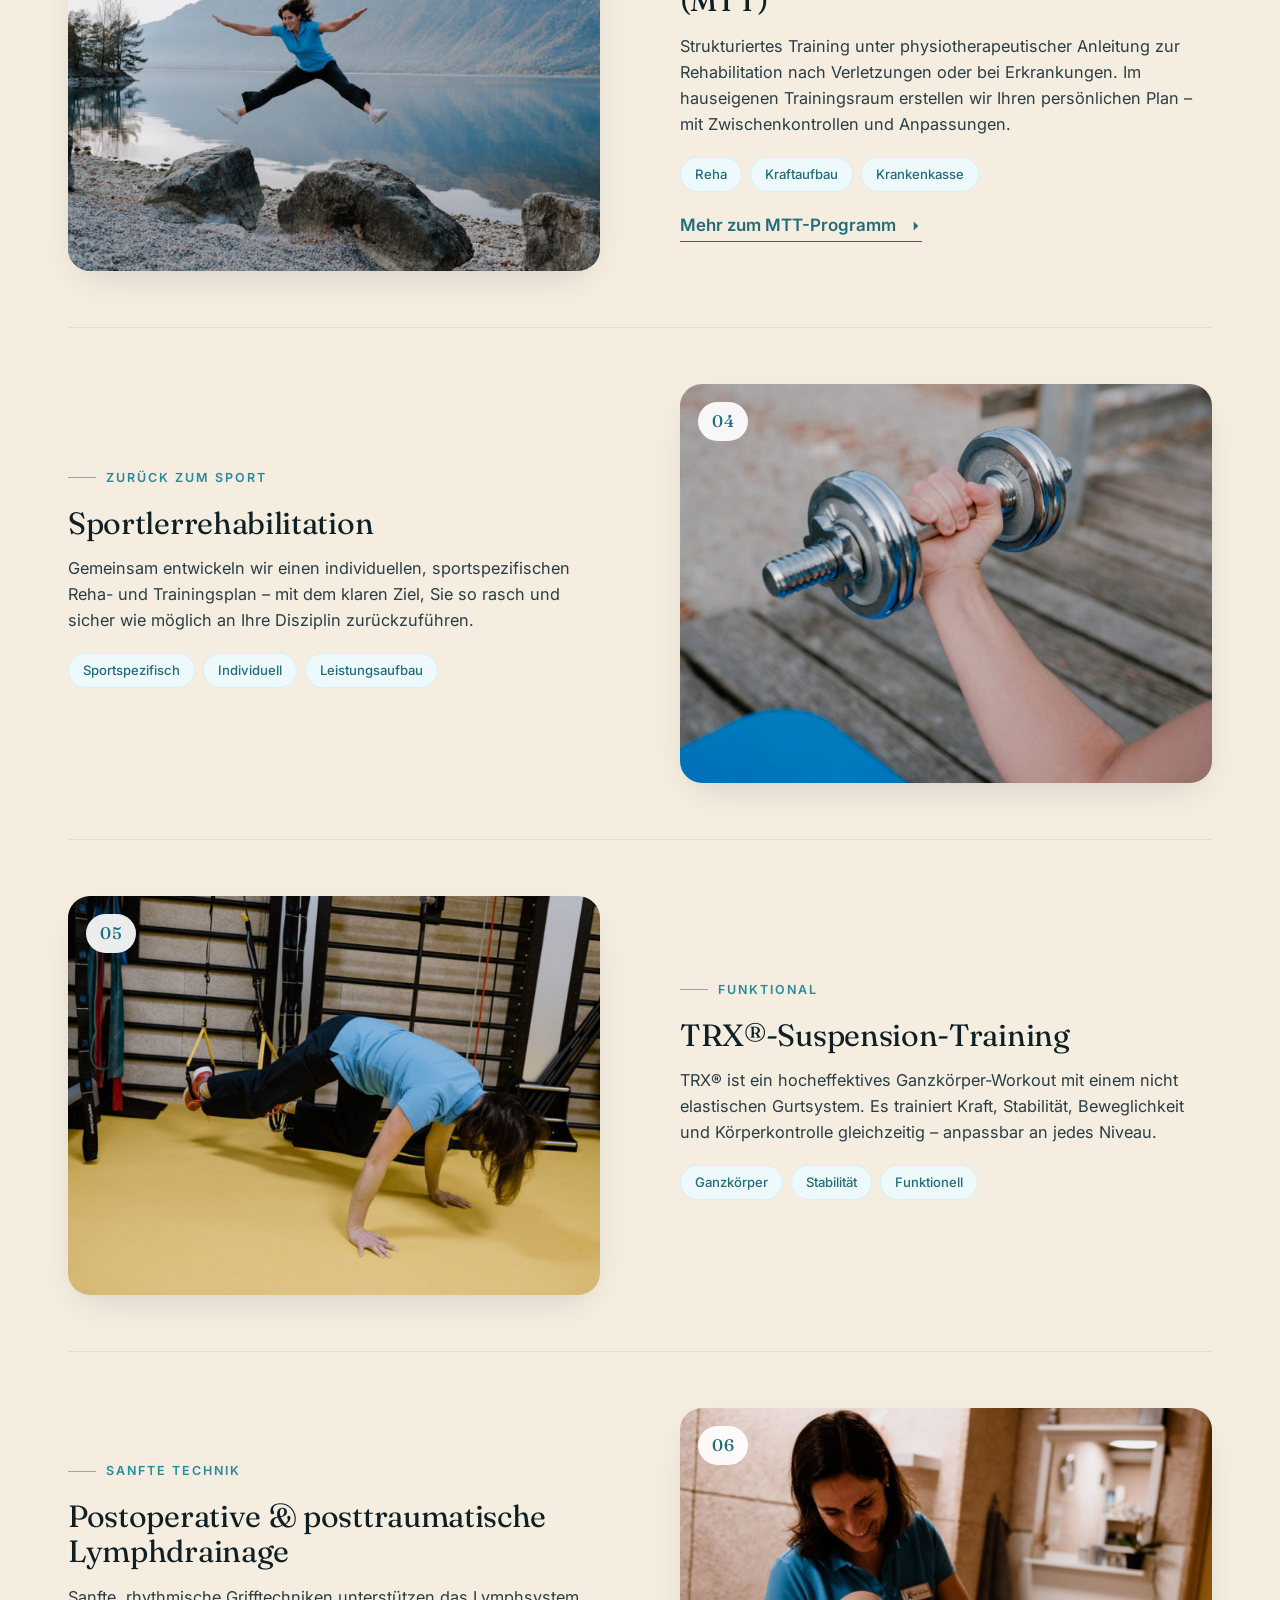
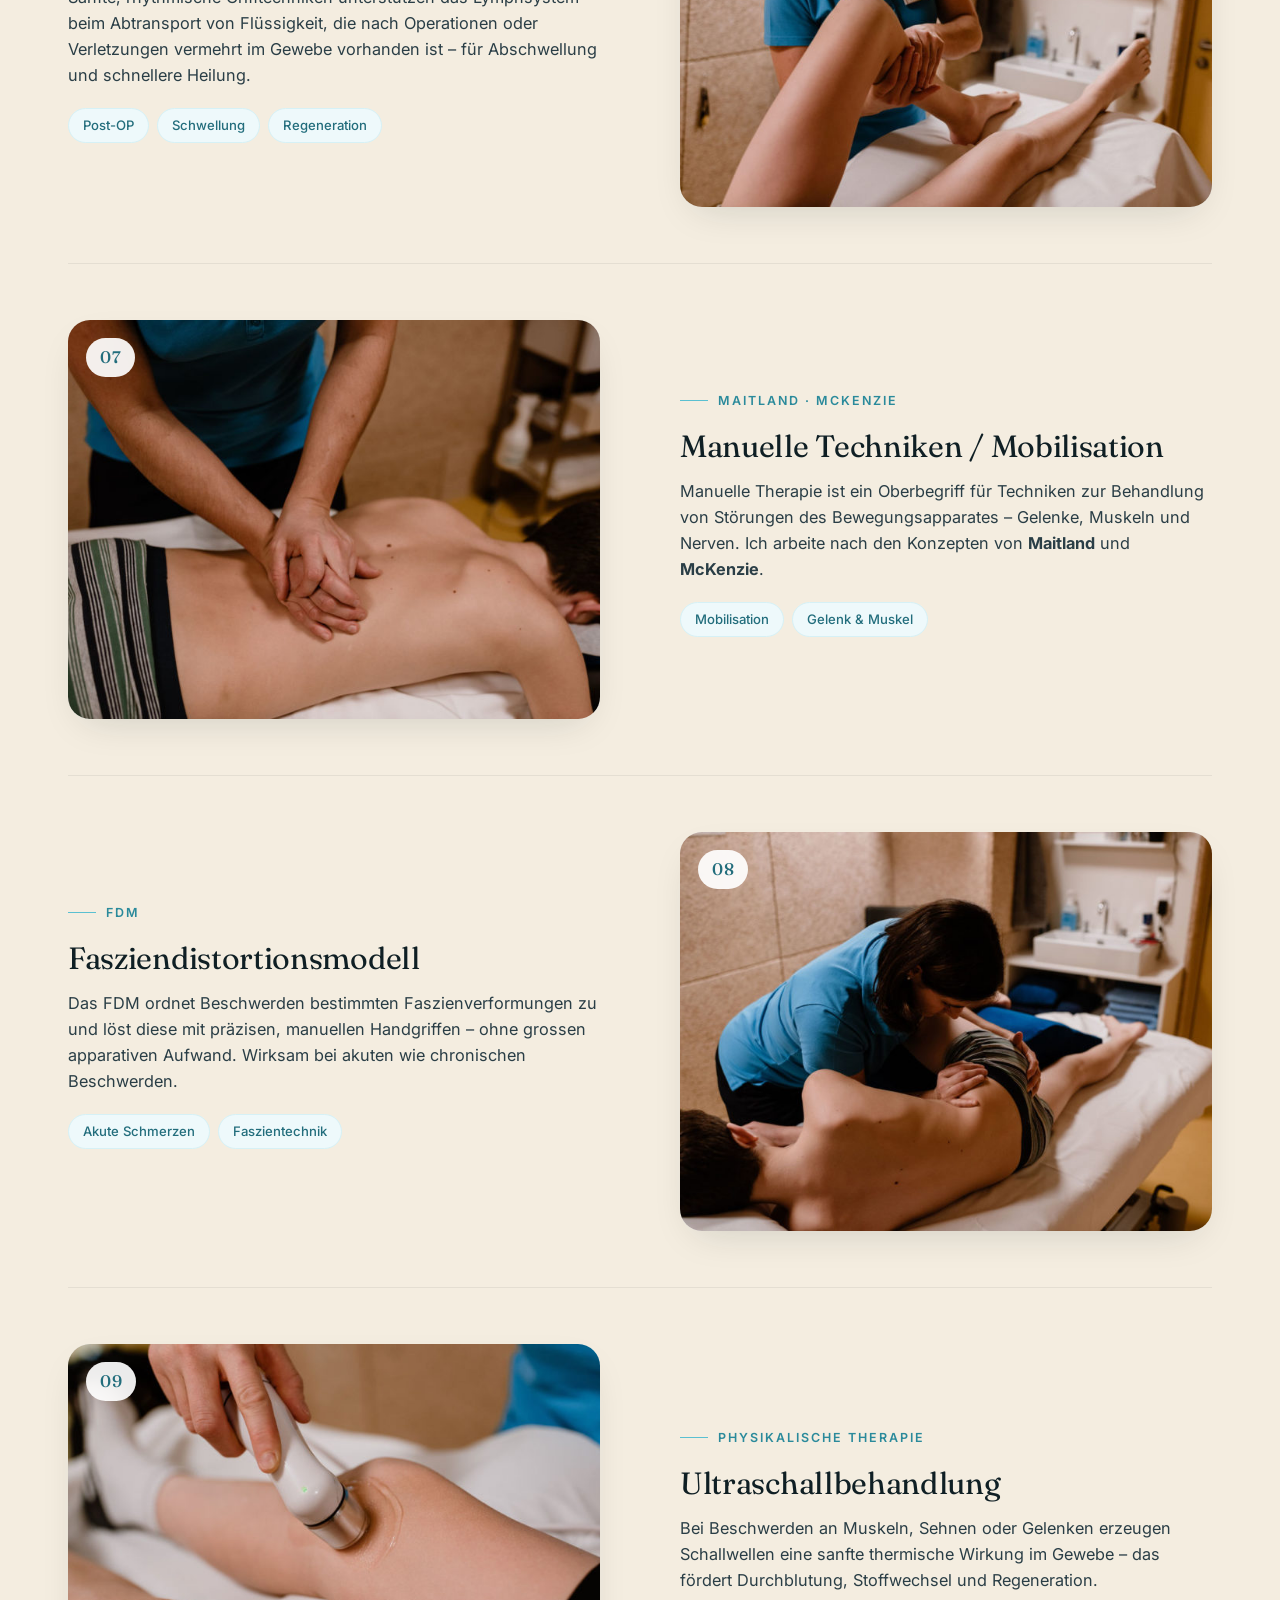
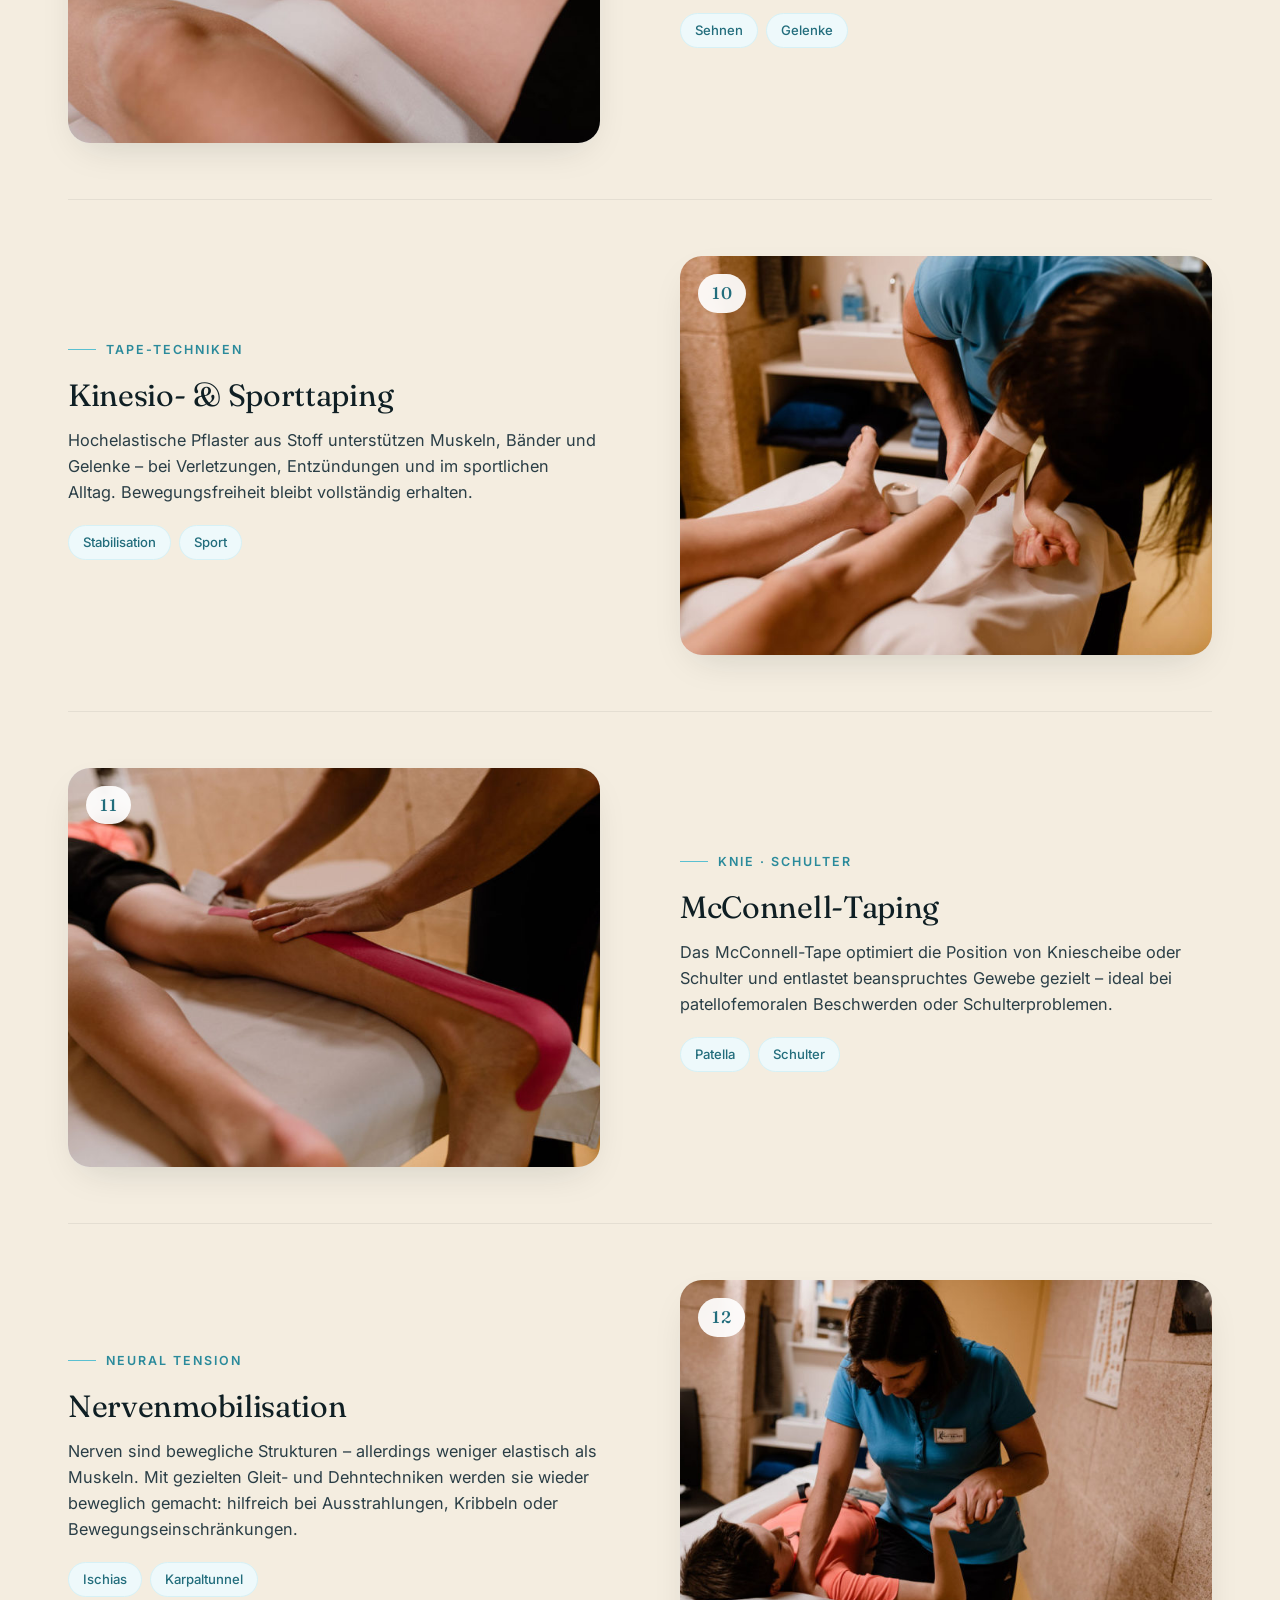
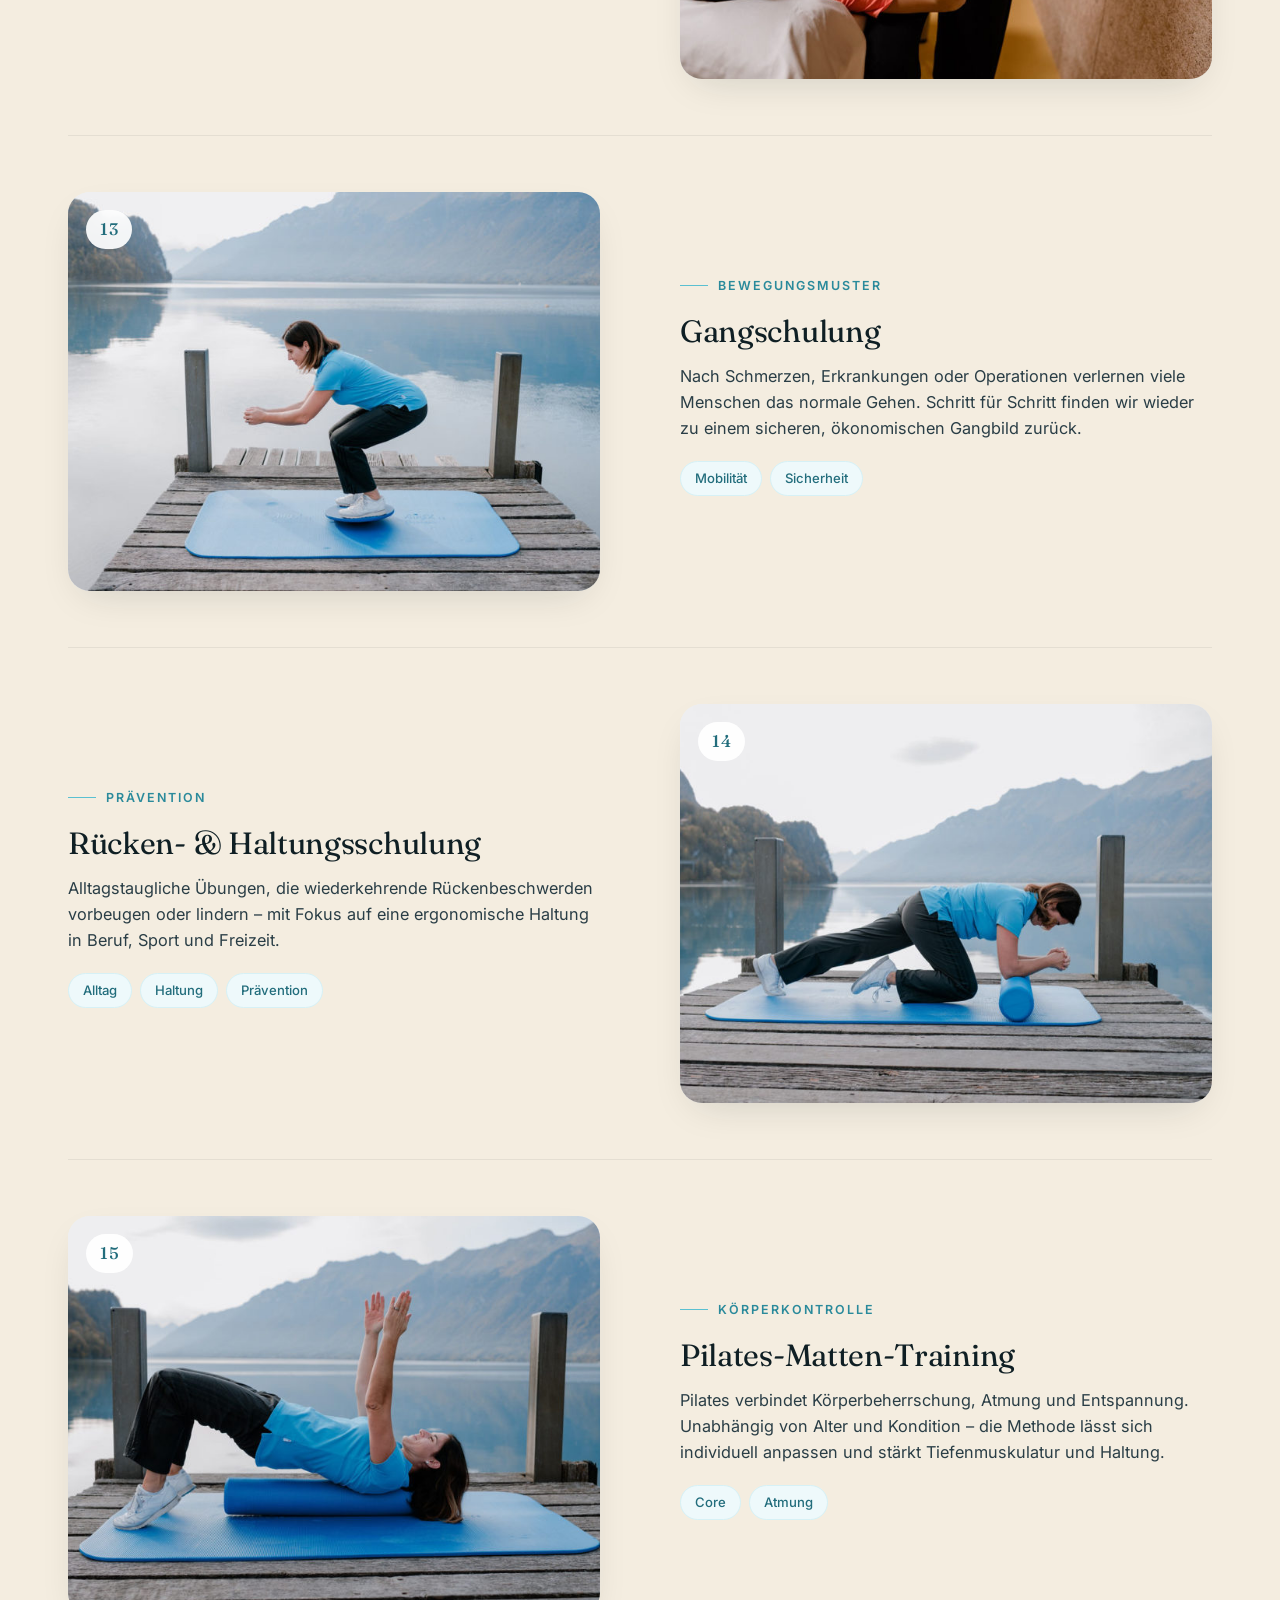
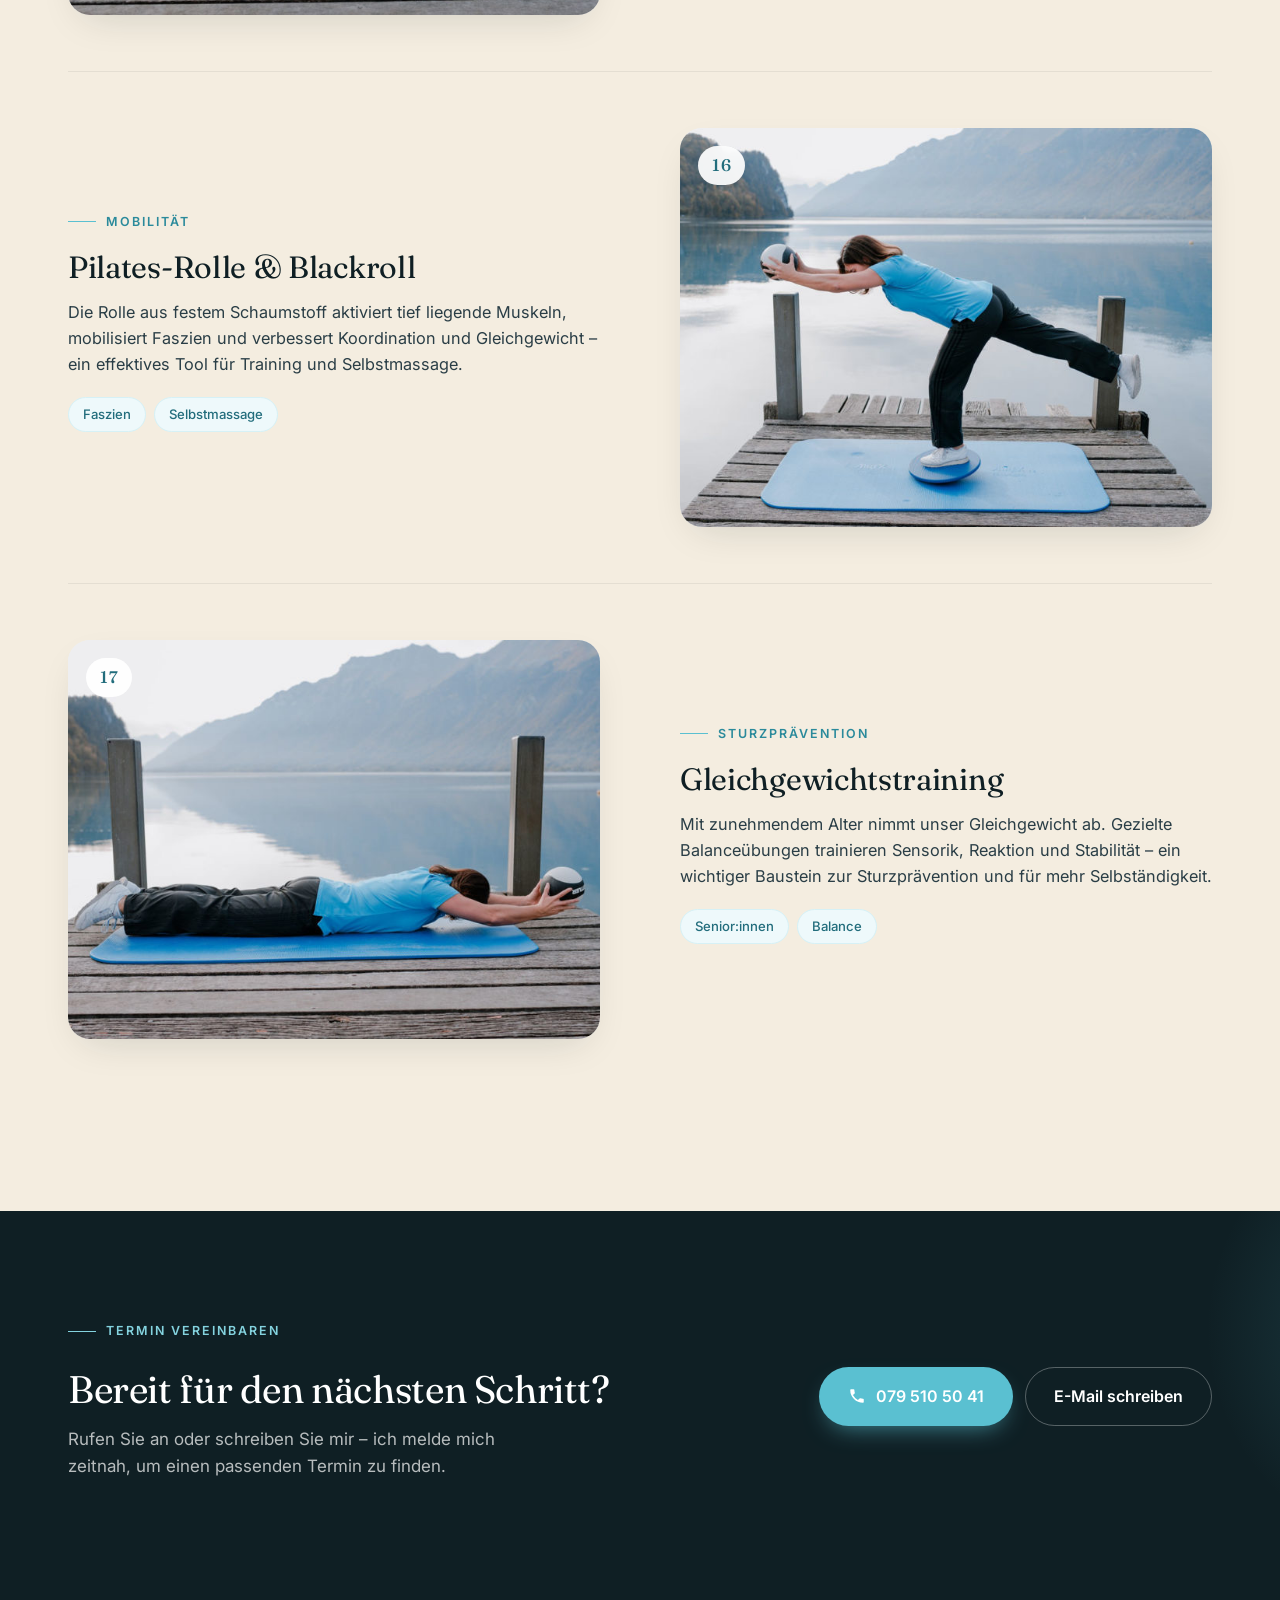
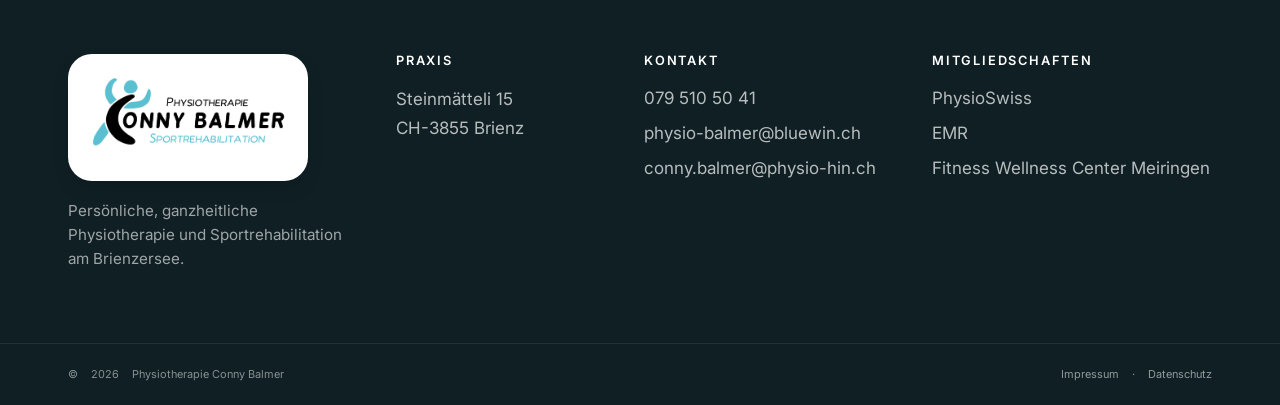
<file: angebot.html>
<!doctype html>
<html lang="de">
  <head>
    <meta charset="utf-8" />
    <meta name="viewport" content="width=device-width, initial-scale=1" />
    <title>Angebot – Physiotherapie Conny Balmer | Brienz</title>
    <meta
      name="description"
      content="Das gesamte physiotherapeutische Angebot von Conny Balmer in Brienz: Massage, Manuelle Therapie, FDM, MTT, Lymphdrainage, Taping, Pilates und vieles mehr."
    />
    <link rel="icon" type="image/png" href="assets/images/logo.png" />
    <link rel="preconnect" href="https://fonts.googleapis.com" />
    <link rel="preconnect" href="https://fonts.gstatic.com" crossorigin />
    <link
      href="https://fonts.googleapis.com/css2?family=Fraunces:opsz,wght@9..144,300;9..144,400;9..144,500;9..144,600;9..144,700&family=Inter:wght@300;400;500;600;700&display=swap"
      rel="stylesheet"
    />
    <link rel="stylesheet" href="assets/styles.css" />
  </head>
  <body>
    <a class="skip-link" href="#main">Zum Inhalt springen</a>

    <header class="site-header" id="top">
      <div class="container site-header__inner">
        <a class="brand" href="index.html" aria-label="Physiotherapie Conny Balmer – Startseite">
          <img src="assets/images/logo.png" alt="Physiotherapie Conny Balmer Logo" />
        </a>

        <nav class="nav" aria-label="Hauptnavigation">
          <ul class="nav__list">
            <li><a href="index.html">Home</a></li>
            <li><a href="/uber-mich" data-page="Über mich">Über mich</a></li>
            <li><a href="angebot.html" aria-current="page">Angebot</a></li>
            <li><a href="/kurse" data-page="Kurse">Kurse</a></li>
            <li><a href="/praxis" data-page="Praxis">Praxis</a></li>
            <li><a href="/kontakt" data-page="Kontakt">Kontakt</a></li>
          </ul>
        </nav>

        <a class="btn btn--primary nav__cta" href="/kontakt" data-page="Kontakt">Termin vereinbaren</a>

        <button class="nav__toggle" id="navToggle" aria-label="Menü öffnen" aria-expanded="false">
          <span></span><span></span><span></span>
        </button>
      </div>
      <div class="nav__mobile" id="navMobile" aria-hidden="true">
        <ul>
          <li><a href="index.html">Home</a></li>
          <li><a href="/uber-mich" data-page="Über mich">Über mich</a></li>
          <li><a href="angebot.html" aria-current="page">Angebot</a></li>
          <li><a href="/kurse" data-page="Kurse">Kurse</a></li>
          <li><a href="/praxis" data-page="Praxis">Praxis</a></li>
          <li><a href="/kontakt" data-page="Kontakt">Kontakt</a></li>
          <li><a class="btn btn--primary" href="/kontakt" data-page="Kontakt">Termin vereinbaren</a></li>
        </ul>
      </div>
    </header>

    <main id="main">
      <!-- PAGE HERO -->
      <section class="page-hero">
        <div class="page-hero__bg" aria-hidden="true"></div>
        <div class="container page-hero__grid">
          <div class="page-hero__copy">
            <span class="eyebrow">Angebot</span>
            <h1>Behandlungen, <em>massgeschneidert</em> für Sie.</h1>
            <p class="lead">
              Vom ersten Befund bis zur Rückkehr in den Sport: jede Therapie wird
              individuell auf Ihre Situation, Ihre Ziele und Ihren Alltag
              abgestimmt – mit fundierter Ausbildung und über 15 Jahren Erfahrung.
            </p>
            <div class="page-hero__actions">
              <a class="btn btn--primary btn--lg" href="index.html#contact">
                Termin vereinbaren
                <svg viewBox="0 0 24 24" width="18" height="18" aria-hidden="true"><path fill="currentColor" d="M5 12h14m-6-6l6 6l-6 6"/></svg>
              </a>
              <a class="btn btn--ghost btn--lg" href="#leistungen">Alle Leistungen ansehen</a>
            </div>
          </div>
          <div class="page-hero__media">
            <img src="assets/images/services/hero-angebot.jpg" alt="Conny Balmer bei einer Behandlung" />
          </div>
        </div>
      </section>

      <!-- PRICE BANNER -->
      <section class="price-banner">
        <div class="container">
          <div class="price-banner__inner">
            <div class="price-banner__intro">
              <span class="eyebrow">Massage</span>
              <h2>Klassische & Sport­massage – ohne Verordnung.</h2>
              <p>
                Auch buchbar als Selbstzahler ohne ärztliche Verordnung – ideal zur Regeneration,
                Entspannung oder Vorbeugung von Verspannungen.
              </p>
            </div>
            <div class="price-banner__prices">
              <div class="price-tile">
                <span class="price-tile__time">30 Minuten</span>
                <span class="price-tile__amount">CHF 70</span>
              </div>
              <div class="price-tile price-tile--accent">
                <span class="price-tile__time">60 Minuten</span>
                <span class="price-tile__amount">CHF 140</span>
              </div>
              <a class="btn btn--primary btn--full" href="tel:+41795105041">
                Termin anfragen
              </a>
            </div>
          </div>
        </div>
      </section>

      <!-- SERVICES OVERVIEW (TOC) -->
      <section class="section toc" id="leistungen">
        <div class="container">
          <div class="section__head section__head--center">
            <span class="eyebrow">Übersicht</span>
            <h2 class="section__title">17 Behandlungs­methoden – ein Ziel.</h2>
            <p class="section__lead">
              Klicken Sie auf eine Leistung, um direkt zur Beschreibung zu springen.
            </p>
          </div>

          <ul class="toc__grid">
            <li><a href="#massage"><span>01</span>Klassische & Sportmassage</a></li>
            <li><a href="#triggerpunkt"><span>02</span>Triggerpunkt­behandlung</a></li>
            <li><a href="#mtt"><span>03</span>Medizinische Trainings­therapie</a></li>
            <li><a href="#sportreha"><span>04</span>Sportler­rehabilitation</a></li>
            <li><a href="#trx"><span>05</span>TRX®-Training</a></li>
            <li><a href="#lymphdrainage"><span>06</span>Lymphdrainage</a></li>
            <li><a href="#manuelle"><span>07</span>Manuelle Therapie</a></li>
            <li><a href="#fdm"><span>08</span>Faszien­distortions­modell</a></li>
            <li><a href="#ultraschall"><span>09</span>Ultraschall­behandlung</a></li>
            <li><a href="#kinesiotaping"><span>10</span>Kinesio- & Sporttaping</a></li>
            <li><a href="#mcconnell"><span>11</span>McConnell-Taping</a></li>
            <li><a href="#nerven"><span>12</span>Nerven­mobilisation</a></li>
            <li><a href="#gangschulung"><span>13</span>Gangschulung</a></li>
            <li><a href="#ruecken"><span>14</span>Rücken- & Haltungs­schulung</a></li>
            <li><a href="#pilates-matten"><span>15</span>Pilates-Matten-Training</a></li>
            <li><a href="#pilates-rolle"><span>16</span>Pilates-Rolle & Blackroll</a></li>
            <li><a href="#gleichgewicht"><span>17</span>Gleichgewicht & Sturzprävention</a></li>
          </ul>
        </div>
      </section>

      <!-- SERVICE DETAIL ROWS -->
      <section class="section section--alt service-list">
        <div class="container">

          <article class="service-row" id="massage">
            <div class="service-row__media">
              <span class="service-row__num">01</span>
              <img src="assets/images/services/massage.jpg" alt="Klassische Massage und Sportmassage" loading="lazy" />
            </div>
            <div class="service-row__body">
              <span class="eyebrow">Massage</span>
              <h2>Klassische Massage & Sportmassage</h2>
              <p>
                Die klassische Massage verbessert Durchblutung und Stoffwechsel,
                löst Verspannungen und reduziert Schmerzen in der Muskulatur.
                Die Sportmassage geht gezielt auf belastete Strukturen ein – zur
                Vorbereitung auf den Wettkampf oder zur Regeneration danach.
              </p>
              <ul class="tags">
                <li>Durchblutung</li>
                <li>Regeneration</li>
                <li>Entspannung</li>
              </ul>
            </div>
          </article>

          <article class="service-row service-row--reverse" id="triggerpunkt">
            <div class="service-row__media">
              <span class="service-row__num">02</span>
              <img src="assets/images/services/triggerpunkt.jpg" alt="Triggerpunkt­behandlung" loading="lazy" />
            </div>
            <div class="service-row__body">
              <span class="eyebrow">Befund & Behandlung</span>
              <h2>Triggerpunkt­behandlung</h2>
              <p>
                Triggerpunkte sind als verschiebbare Knoten in der Muskulatur
                tastbar und reagieren auf Druck oft mit ausstrahlendem Schmerz.
                Mit gezielter manueller Behandlung werden sie gelöst – häufig
                schon nach wenigen Sitzungen spürbar.
              </p>
              <ul class="tags">
                <li>Schmerzreduktion</li>
                <li>Manuelle Technik</li>
              </ul>
            </div>
          </article>

          <article class="service-row" id="mtt">
            <div class="service-row__media">
              <span class="service-row__num">03</span>
              <img src="assets/images/services/mtt.jpg" alt="Medizinische Trainingstherapie" loading="lazy" />
            </div>
            <div class="service-row__body">
              <span class="eyebrow">Aufbautraining</span>
              <h2>Medizinische Trainings­therapie (MTT)</h2>
              <p>
                Strukturiertes Training unter physiotherapeutischer Anleitung
                zur Rehabilitation nach Verletzungen oder bei Erkrankungen.
                Im hauseigenen Trainingsraum erstellen wir Ihren persönlichen
                Plan – mit Zwischenkontrollen und Anpassungen.
              </p>
              <ul class="tags">
                <li>Reha</li>
                <li>Kraftaufbau</li>
                <li>Krankenkasse</li>
              </ul>
              <a class="link-arrow" href="index.html#courses">Mehr zum MTT-Programm
                <svg viewBox="0 0 24 24" width="18" height="18" aria-hidden="true"><path fill="currentColor" d="M5 12h14m-6-6l6 6l-6 6"/></svg>
              </a>
            </div>
          </article>

          <article class="service-row service-row--reverse" id="sportreha">
            <div class="service-row__media">
              <span class="service-row__num">04</span>
              <img src="assets/images/services/sportrehabilitation.jpg" alt="Sportler­rehabilitation" loading="lazy" />
            </div>
            <div class="service-row__body">
              <span class="eyebrow">Zurück zum Sport</span>
              <h2>Sportler­rehabilitation</h2>
              <p>
                Gemeinsam entwickeln wir einen individuellen, sport­spezifischen
                Reha- und Trainingsplan – mit dem klaren Ziel, Sie so rasch und
                sicher wie möglich an Ihre Disziplin zurückzuführen.
              </p>
              <ul class="tags">
                <li>Sport­spezifisch</li>
                <li>Individuell</li>
                <li>Leistungs­aufbau</li>
              </ul>
            </div>
          </article>

          <article class="service-row" id="trx">
            <div class="service-row__media">
              <span class="service-row__num">05</span>
              <img src="assets/images/services/trx.jpg" alt="TRX Suspension Training" loading="lazy" />
            </div>
            <div class="service-row__body">
              <span class="eyebrow">Funktional</span>
              <h2>TRX®-Suspension-Training</h2>
              <p>
                TRX® ist ein hocheffektives Ganzkörper-Workout mit einem nicht
                elastischen Gurtsystem. Es trainiert Kraft, Stabilität,
                Beweglichkeit und Körperkontrolle gleichzeitig – anpassbar an
                jedes Niveau.
              </p>
              <ul class="tags">
                <li>Ganzkörper</li>
                <li>Stabilität</li>
                <li>Funktionell</li>
              </ul>
            </div>
          </article>

          <article class="service-row service-row--reverse" id="lymphdrainage">
            <div class="service-row__media">
              <span class="service-row__num">06</span>
              <img src="assets/images/services/lymphdrainage.jpg" alt="Manuelle Lymphdrainage" loading="lazy" />
            </div>
            <div class="service-row__body">
              <span class="eyebrow">Sanfte Technik</span>
              <h2>Post­operative & post­traumatische Lymphdrainage</h2>
              <p>
                Sanfte, rhythmische Grifftechniken unterstützen das Lymphsystem
                beim Abtransport von Flüssigkeit, die nach Operationen oder
                Verletzungen vermehrt im Gewebe vorhanden ist – für
                Abschwellung und schnellere Heilung.
              </p>
              <ul class="tags">
                <li>Post-OP</li>
                <li>Schwellung</li>
                <li>Regeneration</li>
              </ul>
            </div>
          </article>

          <article class="service-row" id="manuelle">
            <div class="service-row__media">
              <span class="service-row__num">07</span>
              <img src="assets/images/services/manuelle-therapie.jpg" alt="Manuelle Therapie nach Maitland und McKenzie" loading="lazy" />
            </div>
            <div class="service-row__body">
              <span class="eyebrow">Maitland · McKenzie</span>
              <h2>Manuelle Techniken / Mobilisation</h2>
              <p>
                Manuelle Therapie ist ein Oberbegriff für Techniken zur
                Behandlung von Störungen des Bewegungs­apparates – Gelenke,
                Muskeln und Nerven. Ich arbeite nach den Konzepten von
                <strong>Maitland</strong> und <strong>McKenzie</strong>.
              </p>
              <ul class="tags">
                <li>Mobilisation</li>
                <li>Gelenk &amp; Muskel</li>
              </ul>
            </div>
          </article>

          <article class="service-row service-row--reverse" id="fdm">
            <div class="service-row__media">
              <span class="service-row__num">08</span>
              <img src="assets/images/services/fdm.jpg" alt="Fasziendistorsionsmodell – FDM" loading="lazy" />
            </div>
            <div class="service-row__body">
              <span class="eyebrow">FDM</span>
              <h2>Fasziendistortions­modell</h2>
              <p>
                Das FDM ordnet Beschwerden bestimmten Faszien­verformungen zu
                und löst diese mit präzisen, manuellen Handgriffen – ohne
                grossen apparativen Aufwand. Wirksam bei akuten wie
                chronischen Beschwerden.
              </p>
              <ul class="tags">
                <li>Akute Schmerzen</li>
                <li>Faszientechnik</li>
              </ul>
            </div>
          </article>

          <article class="service-row" id="ultraschall">
            <div class="service-row__media">
              <span class="service-row__num">09</span>
              <img src="assets/images/services/ultraschall.jpg" alt="Ultraschallbehandlung" loading="lazy" />
            </div>
            <div class="service-row__body">
              <span class="eyebrow">Physikalische Therapie</span>
              <h2>Ultraschall­behandlung</h2>
              <p>
                Bei Beschwerden an Muskeln, Sehnen oder Gelenken erzeugen
                Schallwellen eine sanfte thermische Wirkung im Gewebe – das
                fördert Durchblutung, Stoffwechsel und Regeneration.
              </p>
              <ul class="tags">
                <li>Sehnen</li>
                <li>Gelenke</li>
              </ul>
            </div>
          </article>

          <article class="service-row service-row--reverse" id="kinesiotaping">
            <div class="service-row__media">
              <span class="service-row__num">10</span>
              <img src="assets/images/services/kinesiotaping.jpg" alt="Kinesiotaping und Sporttaping" loading="lazy" />
            </div>
            <div class="service-row__body">
              <span class="eyebrow">Tape-Techniken</span>
              <h2>Kinesio- & Sport­taping</h2>
              <p>
                Hoch­elastische Pflaster aus Stoff unterstützen Muskeln, Bänder
                und Gelenke – bei Verletzungen, Entzündungen und im sportlichen
                Alltag. Bewegungs­freiheit bleibt vollständig erhalten.
              </p>
              <ul class="tags">
                <li>Stabilisation</li>
                <li>Sport</li>
              </ul>
            </div>
          </article>

          <article class="service-row" id="mcconnell">
            <div class="service-row__media">
              <span class="service-row__num">11</span>
              <img src="assets/images/services/mcconnell.jpg" alt="McConnell Taping" loading="lazy" />
            </div>
            <div class="service-row__body">
              <span class="eyebrow">Knie · Schulter</span>
              <h2>McConnell-Taping</h2>
              <p>
                Das McConnell-Tape optimiert die Position von Kniescheibe oder
                Schulter und entlastet beanspruchtes Gewebe gezielt – ideal
                bei patellofemoralen Beschwerden oder Schulter­problemen.
              </p>
              <ul class="tags">
                <li>Patella</li>
                <li>Schulter</li>
              </ul>
            </div>
          </article>

          <article class="service-row service-row--reverse" id="nerven">
            <div class="service-row__media">
              <span class="service-row__num">12</span>
              <img src="assets/images/services/nervenmobilisation.jpg" alt="Nervenmobilisation und Neural Tension" loading="lazy" />
            </div>
            <div class="service-row__body">
              <span class="eyebrow">Neural Tension</span>
              <h2>Nerven­mobilisation</h2>
              <p>
                Nerven sind bewegliche Strukturen – allerdings weniger
                elastisch als Muskeln. Mit gezielten Gleit- und Dehn­techniken
                werden sie wieder beweglich gemacht: hilfreich bei
                Ausstrahlungen, Kribbeln oder Bewegungs­einschränkungen.
              </p>
              <ul class="tags">
                <li>Ischias</li>
                <li>Karpaltunnel</li>
              </ul>
            </div>
          </article>

          <article class="service-row" id="gangschulung">
            <div class="service-row__media">
              <span class="service-row__num">13</span>
              <img src="assets/images/services/gangschulung.jpg" alt="Gangschulung" loading="lazy" />
            </div>
            <div class="service-row__body">
              <span class="eyebrow">Bewegungs­muster</span>
              <h2>Gangschulung</h2>
              <p>
                Nach Schmerzen, Erkrankungen oder Operationen verlernen viele
                Menschen das normale Gehen. Schritt für Schritt finden wir
                wieder zu einem sicheren, ökonomischen Gangbild zurück.
              </p>
              <ul class="tags">
                <li>Mobilität</li>
                <li>Sicherheit</li>
              </ul>
            </div>
          </article>

          <article class="service-row service-row--reverse" id="ruecken">
            <div class="service-row__media">
              <span class="service-row__num">14</span>
              <img src="assets/images/services/rueckenschulung.jpg" alt="Rücken- und Haltungsschulung" loading="lazy" />
            </div>
            <div class="service-row__body">
              <span class="eyebrow">Prävention</span>
              <h2>Rücken- & Haltungs­schulung</h2>
              <p>
                Alltagstaugliche Übungen, die wiederkehrende Rücken­beschwerden
                vorbeugen oder lindern – mit Fokus auf eine ergonomische
                Haltung in Beruf, Sport und Freizeit.
              </p>
              <ul class="tags">
                <li>Alltag</li>
                <li>Haltung</li>
                <li>Prävention</li>
              </ul>
            </div>
          </article>

          <article class="service-row" id="pilates-matten">
            <div class="service-row__media">
              <span class="service-row__num">15</span>
              <img src="assets/images/services/pilates-matten.jpg" alt="Pilates Matten Training" loading="lazy" />
            </div>
            <div class="service-row__body">
              <span class="eyebrow">Körperkontrolle</span>
              <h2>Pilates-Matten-Training</h2>
              <p>
                Pilates verbindet Körperbeherrschung, Atmung und Entspannung.
                Unabhängig von Alter und Kondition – die Methode lässt sich
                individuell anpassen und stärkt Tiefenmuskulatur und Haltung.
              </p>
              <ul class="tags">
                <li>Core</li>
                <li>Atmung</li>
              </ul>
            </div>
          </article>

          <article class="service-row service-row--reverse" id="pilates-rolle">
            <div class="service-row__media">
              <span class="service-row__num">16</span>
              <img src="assets/images/services/pilates-rolle.jpg" alt="Pilates Rolle und Blackroll" loading="lazy" />
            </div>
            <div class="service-row__body">
              <span class="eyebrow">Mobilität</span>
              <h2>Pilates-Rolle & Blackroll</h2>
              <p>
                Die Rolle aus festem Schaumstoff aktiviert tief liegende
                Muskeln, mobilisiert Faszien und verbessert Koordination und
                Gleichgewicht – ein effektives Tool für Training und
                Selbstmassage.
              </p>
              <ul class="tags">
                <li>Faszien</li>
                <li>Selbstmassage</li>
              </ul>
            </div>
          </article>

          <article class="service-row" id="gleichgewicht">
            <div class="service-row__media">
              <span class="service-row__num">17</span>
              <img src="assets/images/services/gleichgewicht.jpg" alt="Gleichgewichtstraining und Sturzprävention" loading="lazy" />
            </div>
            <div class="service-row__body">
              <span class="eyebrow">Sturz­prävention</span>
              <h2>Gleichgewichts­training</h2>
              <p>
                Mit zunehmendem Alter nimmt unser Gleichgewicht ab. Gezielte
                Balance­übungen trainieren Sensorik, Reaktion und Stabilität –
                ein wichtiger Baustein zur Sturz­prävention und für mehr
                Selbständigkeit.
              </p>
              <ul class="tags">
                <li>Senior:innen</li>
                <li>Balance</li>
              </ul>
            </div>
          </article>

        </div>
      </section>

      <!-- BOTTOM CTA -->
      <section class="cta-band">
        <div class="container cta-band__inner">
          <div>
            <span class="eyebrow eyebrow--light">Termin vereinbaren</span>
            <h2>Bereit für den nächsten Schritt?</h2>
            <p>
              Rufen Sie an oder schreiben Sie mir – ich melde mich zeitnah,
              um einen passenden Termin zu finden.
            </p>
          </div>
          <div class="cta-band__actions">
            <a class="btn btn--primary btn--lg" href="tel:+41795105041">
              <svg viewBox="0 0 24 24" width="18" height="18" aria-hidden="true"><path fill="currentColor" d="M6.62 10.79a15.05 15.05 0 0 0 6.59 6.59l2.2-2.2a1 1 0 0 1 1.02-.24a11.36 11.36 0 0 0 3.57.57a1 1 0 0 1 1 1V20a1 1 0 0 1-1 1A17 17 0 0 1 3 4a1 1 0 0 1 1-1h3.5a1 1 0 0 1 1 1a11.36 11.36 0 0 0 .57 3.57a1 1 0 0 1-.24 1.02l-2.21 2.2Z"/></svg>
              079 510 50 41
            </a>
            <a class="btn btn--outline btn--lg btn--on-dark" href="mailto:physio-balmer@bluewin.ch">
              E-Mail schreiben
            </a>
          </div>
        </div>
      </section>
    </main>

    <footer class="site-footer">
      <div class="container site-footer__inner">
        <div class="site-footer__brand">
          <img src="assets/images/logo.png" alt="Physiotherapie Conny Balmer" />
          <p>
            Persönliche, ganzheitliche Physiotherapie und Sport­rehabilitation
            am Brienzersee.
          </p>
        </div>

        <div class="site-footer__col">
          <h4>Praxis</h4>
          <address>
            Steinmätteli 15<br/>
            CH-3855 Brienz
          </address>
        </div>

        <div class="site-footer__col">
          <h4>Kontakt</h4>
          <ul>
            <li><a href="tel:+41795105041">079 510 50 41</a></li>
            <li><a href="mailto:physio-balmer@bluewin.ch">physio-balmer@bluewin.ch</a></li>
            <li><a href="mailto:conny.balmer@physio-hin.ch">conny.balmer@physio-hin.ch</a></li>
          </ul>
        </div>

        <div class="site-footer__col">
          <h4>Mitgliedschaften</h4>
          <ul>
            <li><a href="https://www.physioswiss.ch" target="_blank" rel="noopener">PhysioSwiss</a></li>
            <li><a href="https://www.emr.ch" target="_blank" rel="noopener">EMR</a></li>
            <li><a href="https://www.fitnesswellness.ch" target="_blank" rel="noopener">Fitness Wellness Center Meiringen</a></li>
          </ul>
        </div>
      </div>

      <div class="site-footer__bar">
        <div class="container site-footer__bar-inner">
          <small>© <span id="year"></span> Physiotherapie Conny Balmer</small>
          <small>
            <a href="/impressum" data-page="Impressum">Impressum</a>
            <span aria-hidden="true">·</span>
            <a href="/datenschutz" data-page="Datenschutz">Datenschutz</a>
          </small>
        </div>
      </div>
    </footer>

    <div id="toast" class="toast" role="status" aria-live="polite"></div>

    <script src="assets/main.js"></script>
  </body>
</html>
</file>
<file: assets/styles.css>
/* ============================================================
   Physiotherapie Conny Balmer — modern redesign
   ============================================================ */

:root {
  /* Brand palette — primary #5AC0D1 */
  --teal-50:  #eef9fb;
  --teal-100: #d6f1f6;
  --teal-200: #aee3ec;
  --teal-300: #84d3df;
  --teal-400: #5AC0D1;      /* Primary brand colour */
  --teal-500: #3aa6b8;
  --teal-600: #2a8a9b;
  --teal-700: #226d7c;
  --teal-800: #1c5663;

  /* Neutrals */
  --ink: #0f1f24;
  --ink-2: #1b2e35;
  --slate-700: #2a3e46;
  --slate-500: #56707a;
  --slate-400: #7e9098;
  --slate-300: #b5c2c7;
  --slate-200: #d8e1e4;
  --slate-100: #eef2f4;
  --paper: #fafaf6;
  --paper-warm: #f4ede0;
  --white: #ffffff;

  /* Accent */
  --sand: #efe6d4;
  --sand-deep: #d6c4a1;

  /* Type */
  --ff-display: "Fraunces", Georgia, "Times New Roman", serif;
  --ff-body: "Inter", -apple-system, BlinkMacSystemFont, "Segoe UI", Roboto, sans-serif;

  /* Layout */
  --container: 1200px;
  --radius-sm: 8px;
  --radius: 14px;
  --radius-lg: 22px;
  --radius-xl: 32px;

  /* Shadow */
  --shadow-sm: 0 2px 6px rgba(15, 31, 36, 0.06);
  --shadow: 0 14px 40px -16px rgba(15, 31, 36, 0.18);
  --shadow-lg: 0 30px 70px -28px rgba(15, 31, 36, 0.32);

  --easing: cubic-bezier(.22, .61, .36, 1);
}

* { box-sizing: border-box; }
*::before, *::after { box-sizing: border-box; }

html { scroll-behavior: smooth; -webkit-text-size-adjust: 100%; }
body {
  margin: 0;
  font-family: var(--ff-body);
  font-size: 17px;
  line-height: 1.6;
  color: var(--ink-2);
  background: var(--paper);
  -webkit-font-smoothing: antialiased;
  -moz-osx-font-smoothing: grayscale;
}

img { max-width: 100%; display: block; }
a { color: inherit; text-decoration: none; }
button { font: inherit; }

.container {
  width: 100%;
  max-width: var(--container);
  margin: 0 auto;
  padding: 0 28px;
}

.skip-link {
  position: absolute;
  top: -100px;
  left: 8px;
  background: var(--ink);
  color: #fff;
  padding: 8px 14px;
  border-radius: 6px;
  z-index: 999;
}
.skip-link:focus { top: 8px; }

/* ===== Typography ===== */
h1, h2, h3, h4 {
  font-family: var(--ff-display);
  font-weight: 500;
  color: var(--ink);
  margin: 0 0 0.5em;
  letter-spacing: -0.01em;
  line-height: 1.15;
}
h1 { font-size: clamp(2.4rem, 5vw, 4rem); font-weight: 400; }
h2 { font-size: clamp(1.8rem, 3.2vw, 2.6rem); font-weight: 400; }
h3 { font-size: 1.25rem; }
p { margin: 0 0 1em; }

.eyebrow {
  display: inline-flex;
  align-items: center;
  gap: 10px;
  font-family: var(--ff-body);
  font-size: 0.78rem;
  font-weight: 600;
  letter-spacing: 0.16em;
  text-transform: uppercase;
  color: var(--teal-600);
  margin-bottom: 18px;
}
.eyebrow::before {
  content: "";
  width: 28px;
  height: 1px;
  background: var(--teal-400);
}

.lead { font-size: 1.1rem; color: var(--slate-700); }

em {
  font-style: italic;
  color: var(--teal-600);
  font-family: var(--ff-display);
  font-weight: 400;
}

/* ===== Announce bar ===== */
.announce {
  background: var(--ink);
  color: rgba(255,255,255,0.85);
  font-size: 0.83rem;
  border-bottom: 1px solid rgba(255,255,255,0.06);
}
.announce__inner {
  display: flex;
  align-items: center;
  justify-content: center;
  gap: 18px;
  flex-wrap: wrap;
  padding: 10px 28px;
}
.announce__item {
  display: inline-flex;
  align-items: center;
  gap: 8px;
  color: rgba(255,255,255,0.82);
}
.announce__link:hover { color: var(--teal-300); }
.announce__divider {
  width: 1px;
  height: 14px;
  background: rgba(255,255,255,0.18);
}

/* ===== Header ===== */
.site-header {
  position: sticky;
  top: 0;
  z-index: 80;
  background: rgba(255,255,255,0.92);
  backdrop-filter: saturate(160%) blur(14px);
  -webkit-backdrop-filter: saturate(160%) blur(14px);
  border-bottom: 1px solid rgba(15, 31, 36, 0.06);
  transition: box-shadow 0.3s var(--easing);
}
.site-header.is-scrolled { box-shadow: 0 4px 20px -8px rgba(15, 31, 36, 0.12); }

.site-header__inner {
  display: flex;
  align-items: center;
  justify-content: space-between;
  gap: 24px;
  padding-top: 8px;
  padding-bottom: 8px;
}

.brand img {
  height: 102px;
  width: auto;
  display: block;
  transition: height 0.3s var(--easing);
}
.site-header.is-scrolled .brand img { height: 60px; }
@media (max-width: 820px) {
  .brand img { height: 96px; }
  .site-header.is-scrolled .brand img { height: 76px; }
}

.nav__list {
  list-style: none;
  margin: 0;
  padding: 0;
  display: flex;
  gap: 32px;
}
.nav__list a {
  font-weight: 500;
  font-size: 0.95rem;
  color: var(--slate-700);
  position: relative;
  padding: 4px 0;
  transition: color 0.2s;
}
.nav__list a::after {
  content: "";
  position: absolute;
  left: 0;
  bottom: 0;
  width: 0;
  height: 2px;
  background: var(--teal-400);
  transition: width 0.3s var(--easing);
}
.nav__list a:hover { color: var(--teal-600); }
.nav__list a:hover::after { width: 100%; }

.nav__toggle {
  display: none;
  background: transparent;
  border: 0;
  width: 44px;
  height: 44px;
  cursor: pointer;
  padding: 8px;
  position: relative;
}
.nav__toggle span {
  display: block;
  width: 24px;
  height: 2px;
  background: var(--ink);
  margin: 5px auto;
  transition: transform 0.25s var(--easing), opacity 0.25s var(--easing);
}
.nav__toggle[aria-expanded="true"] span:nth-child(1) { transform: translateY(7px) rotate(45deg); }
.nav__toggle[aria-expanded="true"] span:nth-child(2) { opacity: 0; }
.nav__toggle[aria-expanded="true"] span:nth-child(3) { transform: translateY(-7px) rotate(-45deg); }

.nav__mobile {
  display: none;
  position: absolute;
  left: 0;
  right: 0;
  background: #fff;
  border-bottom: 1px solid var(--slate-100);
  max-height: 0;
  overflow: hidden;
  transition: max-height 0.35s var(--easing);
}
.nav__mobile.is-open { max-height: 600px; }
.nav__mobile ul {
  list-style: none;
  margin: 0;
  padding: 16px 28px 28px;
  display: flex;
  flex-direction: column;
  gap: 4px;
}
.nav__mobile a {
  display: block;
  padding: 14px 0;
  font-weight: 500;
  color: var(--slate-700);
  border-bottom: 1px solid var(--slate-100);
}
.nav__mobile a.btn { border: 0; margin-top: 12px; }

/* ===== Buttons ===== */
.btn {
  display: inline-flex;
  align-items: center;
  justify-content: center;
  gap: 10px;
  padding: 13px 22px;
  font-family: var(--ff-body);
  font-weight: 600;
  font-size: 0.95rem;
  border-radius: 999px;
  border: 1.5px solid transparent;
  cursor: pointer;
  text-align: center;
  transition: transform 0.2s var(--easing), background-color 0.2s, color 0.2s, border-color 0.2s, box-shadow 0.25s;
  white-space: nowrap;
}
.btn:hover { transform: translateY(-1px); }
.btn:active { transform: translateY(0); }

.btn--primary {
  background: var(--teal-400);
  color: #fff;
  box-shadow: 0 10px 24px -10px rgba(90, 192, 209, 0.7);
}
.btn--primary:hover { background: var(--teal-500); }

.btn--outline {
  background: transparent;
  color: var(--teal-700);
  border-color: var(--teal-300);
}
.btn--outline:hover {
  background: var(--teal-50);
  border-color: var(--teal-500);
}

.btn--ghost {
  background: transparent;
  color: var(--ink-2);
  border-color: rgba(15, 31, 36, 0.18);
}
.btn--ghost:hover {
  background: var(--ink);
  color: #fff;
  border-color: var(--ink);
}

.btn--lg { padding: 16px 28px; font-size: 1rem; }
.btn--full { width: 100%; }

.link-arrow {
  display: inline-flex;
  align-items: center;
  gap: 8px;
  font-weight: 600;
  color: var(--teal-700);
  border-bottom: 1px solid currentColor;
  padding-bottom: 2px;
  transition: gap 0.25s var(--easing);
}
.link-arrow:hover { gap: 14px; color: var(--teal-800); }

/* ===== Sections ===== */
.section { padding: clamp(72px, 9vw, 130px) 0; position: relative; }
.section--alt { background: var(--paper-warm); }

.section__head { max-width: 760px; margin-bottom: 60px; }
.section__head--center { margin-left: auto; margin-right: auto; text-align: center; }
.section__title { margin-bottom: 18px; }
.section__lead { font-size: 1.1rem; color: var(--slate-700); margin: 0; }

/* ===== HERO ===== */
.hero {
  position: relative;
  padding: clamp(48px, 7vw, 90px) 0 clamp(80px, 10vw, 130px);
  overflow: hidden;
  background: linear-gradient(180deg, #fdfdfa 0%, #f0ebde 100%);
}

.hero__bg {
  position: absolute;
  inset: 0;
  pointer-events: none;
  background:
    radial-gradient(60% 50% at 80% 10%, rgba(91, 186, 196, 0.18) 0%, transparent 60%),
    radial-gradient(40% 35% at 10% 80%, rgba(214, 196, 161, 0.35) 0%, transparent 60%);
}

.hero__grid {
  display: grid;
  grid-template-columns: 1.05fr 0.95fr;
  gap: 80px;
  align-items: center;
  position: relative;
}

.hero__content { position: relative; z-index: 2; }

.hero__title {
  margin-top: 8px;
  margin-bottom: 24px;
}

.hero__lead {
  font-size: 1.18rem;
  color: var(--slate-700);
  max-width: 520px;
  margin-bottom: 36px;
}

.hero__actions {
  display: flex;
  flex-wrap: wrap;
  gap: 12px;
  margin-bottom: 48px;
}

.hero__meta {
  list-style: none;
  margin: 0;
  padding: 0;
  display: flex;
  flex-wrap: wrap;
  gap: 36px 48px;
  border-top: 1px solid rgba(15, 31, 36, 0.1);
  padding-top: 28px;
}
.hero__meta li {
  display: flex;
  flex-direction: column;
  gap: 4px;
}
.hero__meta strong {
  font-family: var(--ff-display);
  font-size: 1.8rem;
  font-weight: 400;
  color: var(--ink);
  letter-spacing: -0.01em;
}
.hero__meta strong i {
  font-style: italic;
  color: var(--teal-600);
}
.hero__meta span {
  font-size: 0.8rem;
  font-weight: 600;
  text-transform: uppercase;
  letter-spacing: 0.12em;
  color: var(--slate-500);
}

.hero__media {
  position: relative;
}

.hero__photo {
  position: relative;
  border-radius: 280px 280px 24px 24px;
  overflow: hidden;
  aspect-ratio: 4 / 5;
  box-shadow: var(--shadow-lg);
  background: var(--teal-100);
  transform: rotate(-1deg);
}
.hero__photo::after {
  content: "";
  position: absolute;
  inset: 0;
  background: linear-gradient(180deg, transparent 60%, rgba(15, 31, 36, 0.18));
}
.hero__photo img {
  width: 100%;
  height: 100%;
  object-fit: cover;
  object-position: center 25%;
}

.hero__badge {
  position: absolute;
  bottom: 24px;
  left: -32px;
  background: #fff;
  padding: 18px 22px;
  border-radius: var(--radius);
  box-shadow: var(--shadow);
  display: flex;
  align-items: center;
  gap: 12px;
  transform: rotate(-2deg);
}
.hero__badge::before {
  content: "";
  width: 8px;
  height: 8px;
  background: var(--teal-400);
  border-radius: 50%;
  box-shadow: 0 0 0 4px rgba(91, 186, 196, 0.25);
}
.hero__badge-num {
  display: block;
  font-family: var(--ff-display);
  font-size: 1.25rem;
  color: var(--ink);
}
.hero__badge-text {
  display: block;
  font-size: 0.78rem;
  color: var(--slate-500);
}

.hero__scroll {
  position: absolute;
  bottom: 24px;
  left: 50%;
  transform: translateX(-50%);
  width: 28px;
  height: 44px;
  border: 1.5px solid rgba(15, 31, 36, 0.25);
  border-radius: 14px;
  display: none;
  align-items: flex-start;
  justify-content: center;
  padding-top: 8px;
}
.hero__scroll span {
  width: 3px;
  height: 8px;
  background: var(--teal-500);
  border-radius: 2px;
  animation: scroll 1.8s var(--easing) infinite;
}
@keyframes scroll {
  0% { transform: translateY(0); opacity: 1; }
  60% { transform: translateY(14px); opacity: 0; }
  100% { transform: translateY(0); opacity: 0; }
}

/* ===== About ===== */
.about__grid {
  display: grid;
  grid-template-columns: 1.4fr 1fr;
  gap: 72px;
  align-items: start;
}
.about__copy p { font-size: 1.02rem; color: var(--slate-700); }

.about__list {
  list-style: none;
  margin: 24px 0 32px;
  padding: 0;
  display: grid;
  grid-template-columns: 1fr 1fr;
  gap: 12px 24px;
}
.about__list li {
  display: flex;
  align-items: center;
  gap: 10px;
  font-weight: 500;
  color: var(--ink-2);
}
.about__list svg {
  flex-shrink: 0;
  width: 18px;
  height: 18px;
  color: var(--teal-500);
  background: var(--teal-50);
  border-radius: 50%;
  padding: 2px;
}

.about__card {
  position: sticky;
  top: 120px;
}
.about__quote {
  background: var(--ink);
  color: rgba(255,255,255,0.92);
  padding: 44px 38px;
  border-radius: var(--radius-lg);
  position: relative;
  overflow: hidden;
}
.about__quote::before {
  content: "";
  position: absolute;
  inset: -50% -50% auto auto;
  width: 220px;
  height: 220px;
  background: radial-gradient(circle, rgba(91, 186, 196, 0.4), transparent 70%);
}
.about__quote-mark { color: var(--teal-400); opacity: 0.55; margin-bottom: 8px; }
.about__quote blockquote {
  font-family: var(--ff-display);
  font-size: 1.4rem;
  font-weight: 400;
  font-style: italic;
  line-height: 1.4;
  margin: 0 0 20px;
  color: #fff;
}
.about__quote cite {
  font-style: normal;
  font-size: 0.85rem;
  font-weight: 600;
  letter-spacing: 0.1em;
  text-transform: uppercase;
  color: var(--teal-300);
}

/* ===== Services ===== */
.services__grid {
  display: grid;
  grid-template-columns: repeat(4, 1fr);
  gap: 20px;
}
.service-card {
  background: #fff;
  padding: 32px 28px;
  border-radius: var(--radius-lg);
  border: 1px solid var(--slate-100);
  transition: transform 0.35s var(--easing), box-shadow 0.35s var(--easing), border-color 0.35s;
}
.service-card:hover {
  transform: translateY(-4px);
  box-shadow: var(--shadow);
  border-color: var(--teal-200);
}
.service-card__icon {
  width: 52px;
  height: 52px;
  display: grid;
  place-items: center;
  background: var(--teal-50);
  color: var(--teal-600);
  border-radius: 14px;
  margin-bottom: 20px;
}
.service-card__icon svg { width: 26px; height: 26px; }
.service-card h3 {
  font-size: 1.15rem;
  margin-bottom: 8px;
}
.service-card p {
  font-size: 0.95rem;
  color: var(--slate-500);
  margin: 0;
}

.services__cta {
  margin-top: 56px;
  background: #fff;
  border: 1px solid var(--slate-100);
  border-radius: var(--radius-lg);
  padding: 38px 44px;
  display: grid;
  grid-template-columns: 1.2fr 1.2fr auto;
  gap: 40px;
  align-items: center;
}
.services__cta h3 { margin: 0 0 6px; font-size: 1.3rem; }
.services__cta p { margin: 0; color: var(--slate-500); }
.services__prices {
  display: flex;
  gap: 32px;
  border-left: 1px solid var(--slate-200);
  padding-left: 36px;
}
.price { display: flex; flex-direction: column; gap: 4px; }
.price__time {
  font-size: 0.78rem;
  font-weight: 600;
  letter-spacing: 0.12em;
  text-transform: uppercase;
  color: var(--slate-500);
}
.price__amount {
  font-family: var(--ff-display);
  font-size: 1.6rem;
  color: var(--ink);
}

/* ===== Courses ===== */
.courses__grid {
  display: grid;
  grid-template-columns: 1fr 1fr;
  gap: 80px;
  align-items: center;
}
.courses__copy p { color: var(--slate-700); margin-bottom: 28px; }
.courses__list {
  list-style: none;
  margin: 0 0 32px;
  padding: 0;
  display: flex;
  flex-direction: column;
  gap: 16px;
}
.courses__list li {
  display: grid;
  grid-template-columns: 140px 1fr;
  gap: 20px;
  padding: 16px 0;
  border-top: 1px solid var(--slate-200);
}
.courses__list li:last-child { border-bottom: 1px solid var(--slate-200); }
.courses__list strong {
  font-family: var(--ff-display);
  font-size: 1.2rem;
  font-weight: 500;
  color: var(--teal-700);
}
.courses__list span { color: var(--slate-700); }

.courses__media {
  position: relative;
  border-radius: var(--radius-lg);
  overflow: hidden;
  aspect-ratio: 4/5;
  box-shadow: var(--shadow);
  background: var(--slate-100);
}
.courses__media img {
  width: 100%;
  height: 100%;
  object-fit: cover;
}

/* ===== Praxis gallery ===== */
.gallery {
  display: grid;
  grid-template-columns: repeat(4, 1fr);
  grid-auto-rows: 200px;
  gap: 16px;
}
.gallery__item {
  margin: 0;
  border-radius: var(--radius);
  overflow: hidden;
  background: var(--slate-100);
  position: relative;
}
.gallery__item img {
  width: 100%;
  height: 100%;
  object-fit: cover;
  transition: transform 0.6s var(--easing);
}
.gallery__item:hover img { transform: scale(1.05); }
.gallery__item--lg {
  grid-column: span 2;
  grid-row: span 2;
}

/* ===== Contact ===== */
.contact__grid {
  display: grid;
  grid-template-columns: 1fr 1.2fr;
  gap: 64px;
  align-items: start;
}
.contact__cards {
  display: grid;
  grid-template-columns: 1fr;
  gap: 20px;
}
.contact__intro .contact-card {
  margin-top: 32px;
}
.contact-card {
  background: #fff;
  border: 1px solid var(--slate-100);
  border-radius: var(--radius-lg);
  padding: 32px;
}
.contact-card--accent {
  background: var(--ink);
  color: rgba(255,255,255,0.92);
  border-color: transparent;
}
.contact-card--accent h3 { color: #fff; }
.contact-card h3 {
  display: flex;
  align-items: center;
  gap: 10px;
  font-size: 1.05rem;
  font-family: var(--ff-body);
  font-weight: 600;
  letter-spacing: 0.02em;
  margin-bottom: 20px;
  text-transform: uppercase;
  font-size: 0.85rem;
  color: var(--teal-700);
}
.contact-card--accent h3 { color: var(--teal-300); }

.hours {
  list-style: none;
  margin: 0;
  padding: 0;
}
.hours li {
  display: grid;
  grid-template-columns: 110px 1fr;
  gap: 16px;
  padding: 12px 0;
  border-top: 1px solid var(--slate-100);
  font-size: 0.95rem;
}
.hours li:first-child { border-top: 0; }
.hours li > span:first-child { font-weight: 600; color: var(--ink); }
.hours__closed { color: var(--slate-400); font-style: italic; }

.contact-card__note {
  margin: 18px 0 0;
  font-size: 0.86rem;
  color: var(--slate-500);
}

.contact-card address {
  font-style: normal;
  font-size: 1.05rem;
  line-height: 1.7;
  color: #fff;
  margin-bottom: 24px;
}

.contact-card__actions {
  display: flex;
  flex-direction: column;
  gap: 10px;
}
.contact-card--accent .btn--outline {
  color: #fff;
  border-color: rgba(255,255,255,0.3);
}
.contact-card--accent .btn--outline:hover {
  background: rgba(255,255,255,0.08);
  border-color: rgba(255,255,255,0.5);
}
.contact-card--accent .btn--ghost {
  color: rgba(255,255,255,0.85);
  border-color: rgba(255,255,255,0.18);
}
.contact-card--accent .btn--ghost:hover {
  background: rgba(255,255,255,0.05);
  color: #fff;
}

/* ===== Footer ===== */
.site-footer {
  background: var(--ink);
  color: rgba(255,255,255,0.7);
  padding-top: 72px;
}
.site-footer__inner {
  display: grid;
  grid-template-columns: 1.4fr 1fr 1.2fr 1.4fr;
  gap: 48px;
  padding-bottom: 56px;
}
.site-footer__brand img {
  width: 240px;
  height: auto;
  display: block;
  margin-bottom: 18px;
  background: #fff;
  padding: 2px 12px;
  border-radius: 24px;
  box-shadow: 0 8px 24px -12px rgba(0, 0, 0, 0.35);
}
.site-footer__brand p {
  font-size: 0.95rem;
  color: rgba(255,255,255,0.6);
  max-width: 280px;
}
.site-footer h4 {
  color: #fff;
  font-family: var(--ff-body);
  font-size: 0.8rem;
  font-weight: 600;
  letter-spacing: 0.14em;
  text-transform: uppercase;
  margin-bottom: 16px;
}
.site-footer ul { list-style: none; margin: 0; padding: 0; display: flex; flex-direction: column; gap: 8px; }
.site-footer a { color: rgba(255,255,255,0.7); transition: color 0.2s; }
.site-footer a:hover { color: var(--teal-300); }
.site-footer address { font-style: normal; line-height: 1.7; }

.site-footer__bar {
  border-top: 1px solid rgba(255,255,255,0.08);
  padding: 22px 0;
}
.site-footer__bar-inner {
  display: flex;
  justify-content: space-between;
  align-items: center;
  flex-wrap: wrap;
  gap: 12px;
  font-size: 0.82rem;
  color: rgba(255,255,255,0.5);
}
.site-footer__bar-inner a { color: rgba(255,255,255,0.55); }
.site-footer__bar-inner a:hover { color: var(--teal-300); }
.site-footer__bar-inner span { margin: 0 10px; }

/* ===== Toast (not-implemented notice) ===== */
.toast {
  position: fixed;
  bottom: 28px;
  left: 50%;
  transform: translateX(-50%) translateY(100px);
  background: var(--ink);
  color: #fff;
  padding: 16px 22px 16px 18px;
  border-radius: 12px;
  box-shadow: var(--shadow-lg);
  display: flex;
  align-items: center;
  gap: 14px;
  font-size: 0.95rem;
  max-width: calc(100% - 32px);
  opacity: 0;
  transition: transform 0.35s var(--easing), opacity 0.3s var(--easing);
  z-index: 200;
  pointer-events: none;
  border-left: 4px solid var(--teal-400);
}
.toast.is-visible {
  transform: translateX(-50%) translateY(0);
  opacity: 1;
  pointer-events: auto;
}
.toast__icon {
  width: 32px;
  height: 32px;
  border-radius: 50%;
  background: rgba(91, 186, 196, 0.18);
  color: var(--teal-300);
  display: grid;
  place-items: center;
  flex-shrink: 0;
}

/* ============================================================
   Subpage components (Angebot etc.)
   ============================================================ */

/* ----- Page hero ----- */
.page-hero {
  position: relative;
  padding: clamp(60px, 8vw, 110px) 0 clamp(56px, 7vw, 100px);
  overflow: hidden;
  background: linear-gradient(180deg, #fdfdfa 0%, #f0ebde 100%);
}
.page-hero__bg {
  position: absolute;
  inset: 0;
  pointer-events: none;
  background:
    radial-gradient(45% 40% at 85% 10%, rgba(90, 192, 209, 0.18) 0%, transparent 65%),
    radial-gradient(35% 35% at 5% 90%, rgba(214, 196, 161, 0.4) 0%, transparent 65%);
}
.page-hero__grid {
  display: grid;
  grid-template-columns: 1.15fr 0.85fr;
  gap: 64px;
  align-items: start;
  position: relative;
}
.page-hero__copy h1 {
  font-size: clamp(2.2rem, 4vw, 3.4rem);
  margin: 8px 0 20px;
}
.page-hero__copy .lead { max-width: 540px; font-size: 1.1rem; }
.page-hero__actions {
  display: flex;
  flex-wrap: wrap;
  gap: 12px;
  margin-top: 32px;
}
.page-hero__media {
  position: relative;
  aspect-ratio: 4/5;
  border-radius: 240px 240px 22px 22px;
  overflow: hidden;
  box-shadow: var(--shadow-lg);
  background: var(--teal-100);
  transform: rotate(-1deg);
}
.page-hero__media img {
  width: 100%;
  height: 100%;
  object-fit: cover;
}

/* Breadcrumb */
.breadcrumb {
  display: flex;
  align-items: center;
  gap: 8px;
  font-size: 0.82rem;
  font-weight: 500;
  color: var(--slate-500);
  margin-bottom: 24px;
}
.breadcrumb a {
  color: var(--slate-500);
  transition: color 0.2s;
}
.breadcrumb a:hover { color: var(--teal-600); }
.breadcrumb span[aria-hidden] { color: var(--slate-300); }

/* ----- Price banner ----- */
.price-banner {
  position: relative;
  z-index: 2;
  margin-top: -40px;
}
.price-banner__inner {
  background: var(--ink);
  color: #fff;
  border-radius: var(--radius-lg);
  padding: 36px 44px;
  display: grid;
  grid-template-columns: 1.3fr 1fr;
  gap: 40px;
  align-items: center;
  box-shadow: var(--shadow-lg);
  position: relative;
  overflow: hidden;
}
.price-banner__inner::before {
  content: "";
  position: absolute;
  inset: auto -30% -50% auto;
  width: 360px;
  height: 360px;
  background: radial-gradient(circle, rgba(90, 192, 209, 0.28), transparent 70%);
  pointer-events: none;
}
.price-banner__intro h2 {
  color: #fff;
  font-size: 1.55rem;
  margin: 6px 0 10px;
}
.price-banner__intro p {
  color: rgba(255,255,255,0.7);
  margin: 0;
  font-size: 0.96rem;
}
.price-banner__intro .eyebrow { color: var(--teal-300); }
.price-banner__intro .eyebrow::before { background: var(--teal-300); }
.price-banner__prices {
  display: grid;
  grid-template-columns: 1fr 1fr;
  gap: 12px;
  position: relative;
}
.price-banner__prices .btn { grid-column: span 2; margin-top: 4px; }

.price-tile {
  display: flex;
  flex-direction: column;
  gap: 4px;
  padding: 16px 20px;
  background: rgba(255,255,255,0.05);
  border: 1px solid rgba(255,255,255,0.08);
  border-radius: 14px;
}
.price-tile--accent {
  background: rgba(90, 192, 209, 0.14);
  border-color: rgba(90, 192, 209, 0.4);
}
.price-tile__time {
  font-size: 0.78rem;
  font-weight: 600;
  letter-spacing: 0.1em;
  text-transform: uppercase;
  color: rgba(255,255,255,0.65);
}
.price-tile__amount {
  font-family: var(--ff-display);
  font-size: 1.6rem;
  color: #fff;
}

/* ----- Table of contents ----- */
.toc__grid {
  list-style: none;
  margin: 0;
  padding: 0;
  display: grid;
  grid-template-columns: repeat(3, 1fr);
  gap: 10px 14px;
}
.toc__grid a {
  display: flex;
  align-items: center;
  gap: 12px;
  padding: 14px 18px;
  background: #fff;
  border: 1px solid var(--slate-100);
  border-radius: 14px;
  font-weight: 500;
  font-size: 0.95rem;
  color: var(--ink-2);
  transition: border-color 0.25s, transform 0.25s var(--easing), color 0.2s;
}
.toc__grid a:hover {
  border-color: var(--teal-300);
  transform: translateY(-2px);
  color: var(--teal-700);
}
.toc__grid span {
  font-family: var(--ff-display);
  font-size: 0.95rem;
  color: var(--teal-500);
  letter-spacing: 0.05em;
  min-width: 28px;
}

/* ----- Service rows ----- */
.service-list { padding-top: clamp(64px, 8vw, 110px); }
.service-row {
  display: grid;
  grid-template-columns: 1fr 1fr;
  gap: 80px;
  align-items: center;
  padding: 56px 0;
  border-bottom: 1px solid rgba(15, 31, 36, 0.07);
  scroll-margin-top: 120px;
}
.service-row:last-child { border-bottom: 0; }
.service-row--reverse .service-row__media { order: 2; }

.service-row__media {
  position: relative;
  aspect-ratio: 4/3;
  border-radius: var(--radius-lg);
  overflow: hidden;
  background: var(--slate-100);
  box-shadow: var(--shadow);
}
.service-row__media img {
  width: 100%;
  height: 100%;
  object-fit: cover;
  transition: transform 0.8s var(--easing);
}
.service-row:hover .service-row__media img { transform: scale(1.03); }

.service-row__num {
  position: absolute;
  top: 18px;
  left: 18px;
  z-index: 2;
  background: rgba(255,255,255,0.92);
  backdrop-filter: blur(8px);
  -webkit-backdrop-filter: blur(8px);
  color: var(--teal-700);
  font-family: var(--ff-display);
  font-size: 1.05rem;
  font-weight: 500;
  padding: 6px 14px;
  border-radius: 999px;
  letter-spacing: 0.04em;
}

.service-row__body h2 {
  font-size: clamp(1.5rem, 2.4vw, 2rem);
  margin-bottom: 14px;
}
.service-row__body p {
  font-size: 1.02rem;
  color: var(--slate-700);
  margin-bottom: 20px;
}

.tags {
  list-style: none;
  margin: 0 0 20px;
  padding: 0;
  display: flex;
  flex-wrap: wrap;
  gap: 8px;
}
.tags li {
  font-size: 0.82rem;
  font-weight: 500;
  color: var(--teal-700);
  background: var(--teal-50);
  padding: 6px 14px;
  border-radius: 999px;
  border: 1px solid var(--teal-100);
}

/* ----- CTA band ----- */
.cta-band {
  background: var(--ink);
  color: #fff;
  padding: clamp(64px, 8vw, 110px) 0;
  position: relative;
  overflow: hidden;
}
.cta-band::before {
  content: "";
  position: absolute;
  inset: -30% -30% auto auto;
  width: 460px;
  height: 460px;
  background: radial-gradient(circle, rgba(90, 192, 209, 0.22), transparent 70%);
  pointer-events: none;
}
.cta-band__inner {
  display: grid;
  grid-template-columns: 1.4fr 1fr;
  gap: 56px;
  align-items: center;
  position: relative;
}
.cta-band h2 {
  color: #fff;
  font-size: clamp(1.8rem, 3vw, 2.4rem);
  margin: 8px 0 14px;
}
.cta-band p {
  color: rgba(255,255,255,0.7);
  margin: 0;
  max-width: 480px;
}
.cta-band__actions {
  display: flex;
  flex-wrap: wrap;
  gap: 12px;
  justify-content: flex-end;
}
.eyebrow--light { color: var(--teal-300); }
.eyebrow--light::before { background: var(--teal-300); }
.btn--on-dark {
  color: #fff;
  border-color: rgba(255,255,255,0.3);
}
.btn--on-dark:hover {
  background: rgba(255,255,255,0.08);
  border-color: rgba(255,255,255,0.55);
  color: #fff;
}

[aria-current="page"] { color: var(--teal-600) !important; }
[aria-current="page"]::after { width: 100% !important; }

/* ----- Responsive subpage ----- */
@media (max-width: 1080px) {
  .page-hero__grid { grid-template-columns: 1fr; gap: 40px; }
  .page-hero__media { max-width: 420px; margin: 0 auto; }
  .toc__grid { grid-template-columns: repeat(2, 1fr); }
  .service-row { grid-template-columns: 1fr; gap: 32px; padding: 40px 0; }
  .service-row--reverse .service-row__media { order: 0; }
  .price-banner__inner { grid-template-columns: 1fr; padding: 48px 28px 56px; }
  .price-banner { margin-top: 0; padding: 56px 0 64px; }
  .cta-band__inner { grid-template-columns: 1fr; gap: 28px; }
  .cta-band__actions { justify-content: flex-start; }
}
@media (max-width: 560px) {
  .toc__grid { grid-template-columns: 1fr; }
  .price-banner__inner { padding: 64px 24px 72px; }
  .price-banner__prices { grid-template-columns: 1fr; }
  .price-banner__prices .btn { grid-column: span 1; }
  .page-hero__media { border-radius: 180px 180px 18px 18px; }
}

/* ===== Reveal animations ===== */
.reveal {
  opacity: 0;
  transform: translateY(28px);
  transition: opacity 0.8s var(--easing), transform 0.8s var(--easing);
}
.reveal.is-visible { opacity: 1; transform: none; }

@media (prefers-reduced-motion: reduce) {
  *, ::before, ::after {
    animation-duration: 0.01ms !important;
    transition-duration: 0.01ms !important;
    scroll-behavior: auto !important;
  }
  .reveal { opacity: 1; transform: none; }
}

/* ===== Responsive ===== */
@media (max-width: 1080px) {
  .services__grid { grid-template-columns: repeat(2, 1fr); }
  .hero__grid { gap: 56px; }
  .about__grid { grid-template-columns: 1fr; gap: 40px; }
  .about__card { position: static; }
  .courses__grid { gap: 56px; }
  .site-footer__inner { grid-template-columns: 1fr 1fr; }
  .services__cta { grid-template-columns: 1fr; gap: 24px; text-align: left; }
  .services__prices { border-left: 0; padding-left: 0; border-top: 1px solid var(--slate-200); padding-top: 24px; }
}

@media (max-width: 820px) {
  .announce__inner { gap: 10px; padding: 8px 20px; }
  .announce__divider { display: none; }
  .nav, .nav__cta { display: none; }
  .nav__toggle { display: block; }
  .nav__mobile { display: block; top: 100%; }
  .hero { padding-top: 56px; padding-bottom: 80px; }
  .hero__grid { grid-template-columns: 1fr; gap: 48px; }
  .hero__photo { border-radius: 200px 200px 18px 18px; max-width: 380px; margin: 0 auto; }
  .hero__badge { left: 8px; bottom: 12px; }
  .hero__meta { gap: 24px 36px; }
  .hero__meta strong { font-size: 1.5rem; }

  .about__list { grid-template-columns: 1fr; }
  .courses__grid { grid-template-columns: 1fr; }
  .courses__media { aspect-ratio: 4/3; }
  .contact__grid { grid-template-columns: 1fr; gap: 40px; }

  .gallery { grid-template-columns: repeat(2, 1fr); grid-auto-rows: 160px; }
  .gallery__item--lg { grid-column: span 2; grid-row: span 2; }

  .site-footer__inner { grid-template-columns: 1fr; gap: 36px; padding-bottom: 40px; }
  .site-footer__bar-inner { flex-direction: column; text-align: center; }
}

@media (max-width: 560px) {
  .container { padding: 0 20px; }
  .services__grid { grid-template-columns: 1fr; }
  .contact__cards { grid-template-columns: 1fr; }
  .services__cta { padding: 28px; }
  .courses__list li { grid-template-columns: 1fr; gap: 4px; }
  .courses__list strong { font-size: 1rem; }
  .hours li { grid-template-columns: 90px 1fr; gap: 10px; }
}

/* ===== Vacation overlay ===== */
.vacation-overlay {
  position: fixed;
  inset: 0;
  z-index: 9999;
  display: flex;
  align-items: center;
  justify-content: center;
  padding: 24px;
  opacity: 0;
  pointer-events: none;
  transition: opacity 220ms ease;
}
.vacation-overlay.is-visible { opacity: 1; pointer-events: auto; }

.vacation-overlay__backdrop {
  position: absolute;
  inset: 0;
  background: rgba(15, 31, 36, 0.55);
  backdrop-filter: blur(4px);
  -webkit-backdrop-filter: blur(4px);
}

.vacation-overlay__panel {
  position: relative;
  background: var(--white);
  border-radius: 20px;
  box-shadow: 0 30px 80px rgba(15, 31, 36, 0.35);
  max-width: 480px;
  width: 100%;
  padding: 40px 32px 32px;
  text-align: center;
  transform: translateY(12px) scale(0.98);
  transition: transform 240ms cubic-bezier(.2,.7,.3,1);
}
.vacation-overlay.is-visible .vacation-overlay__panel {
  transform: translateY(0) scale(1);
}

.vacation-overlay__close {
  position: absolute;
  top: 12px;
  right: 12px;
  width: 36px;
  height: 36px;
  border: 0;
  border-radius: 50%;
  background: transparent;
  color: var(--slate-500);
  cursor: pointer;
  display: inline-flex;
  align-items: center;
  justify-content: center;
  transition: background 160ms ease, color 160ms ease;
}
.vacation-overlay__close:hover {
  background: var(--slate-100);
  color: var(--ink);
}

.vacation-overlay__icon {
  width: 64px;
  height: 64px;
  margin: 0 auto 18px;
  border-radius: 50%;
  background: var(--teal-50);
  color: var(--teal-600);
  display: inline-flex;
  align-items: center;
  justify-content: center;
}

.vacation-overlay__title {
  font-family: var(--ff-display);
  font-size: 1.75rem;
  line-height: 1.2;
  color: var(--ink);
  margin: 0 0 10px;
}

.vacation-overlay__dates {
  margin: 0 0 14px;
  font-size: 1.05rem;
  color: var(--teal-700);
  font-weight: 600;
}

.vacation-overlay__message {
  margin: 0 0 24px;
  color: var(--slate-700);
  line-height: 1.55;
  white-space: pre-line;
}

.vacation-overlay__ok {
  min-width: 160px;
}

@media (max-width: 560px) {
  .vacation-overlay__panel { padding: 32px 22px 24px; }
  .vacation-overlay__title { font-size: 1.5rem; }
}
</file>
